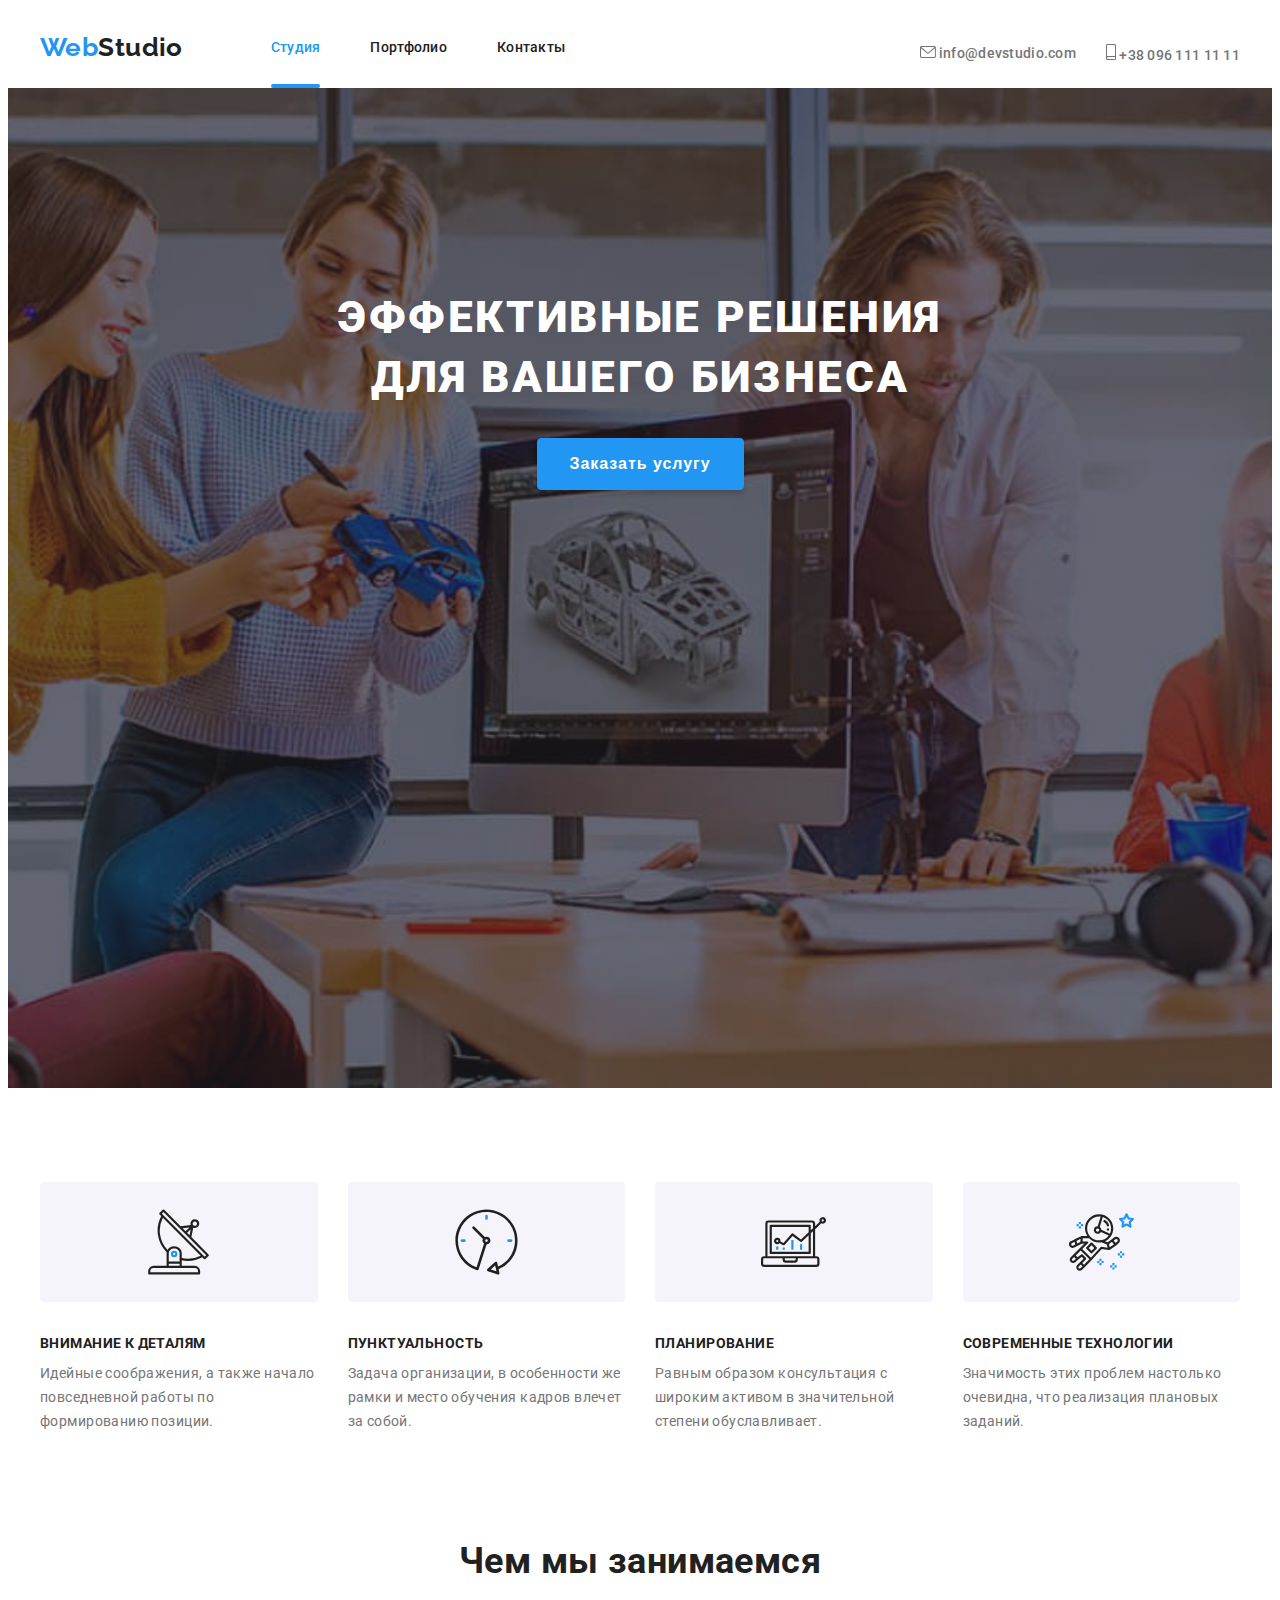
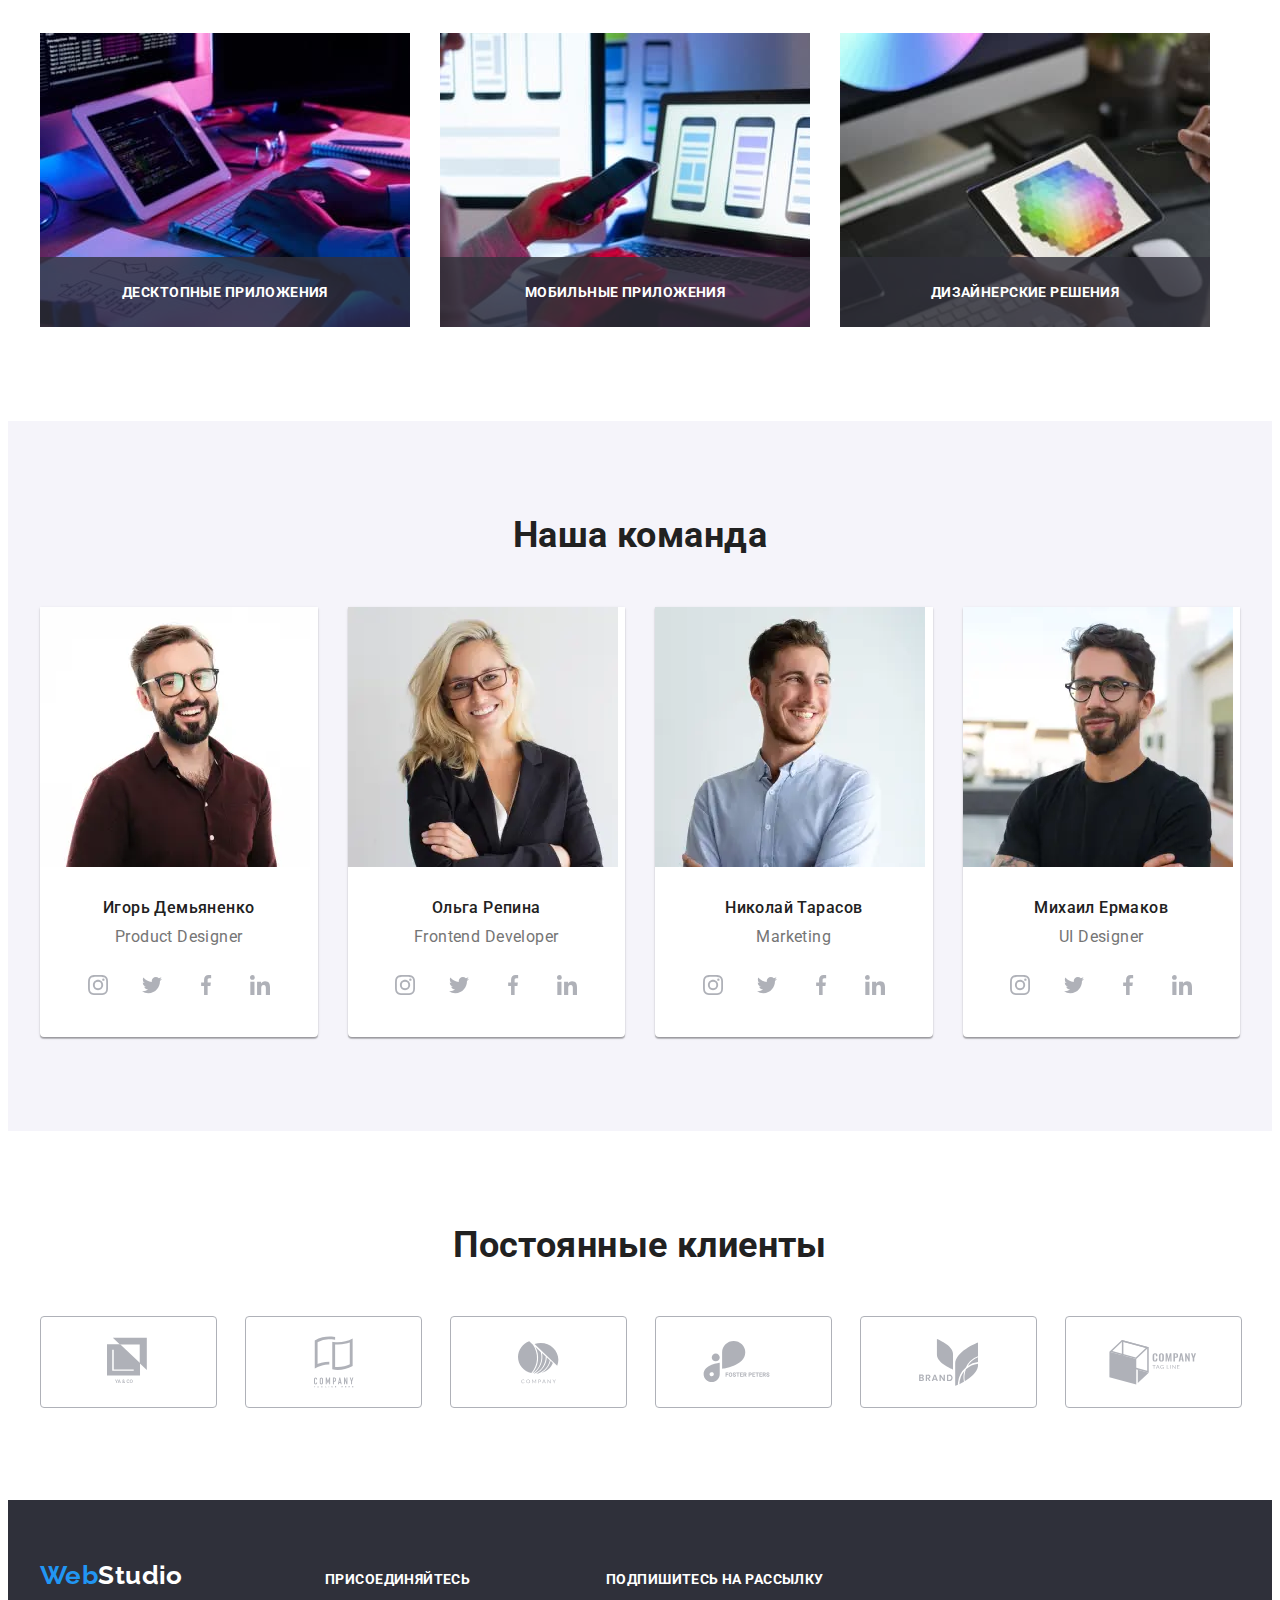
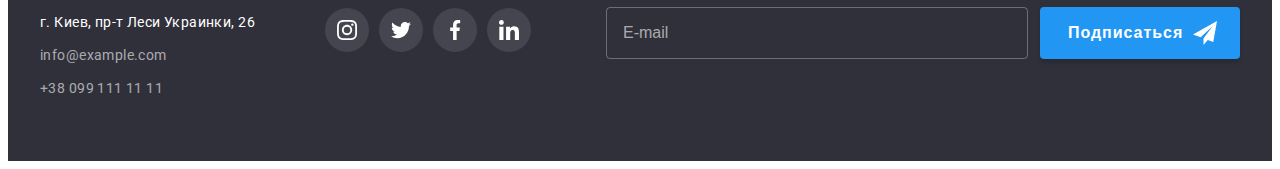
<file: index.html>
<!DOCTYPE html>
<html lang="ru">
<head>
    <meta charset="UTF-8">
    <meta name="viewport" content="width=device-width, initial-scale=1.0">
    <title>WebStudio</title>
    <link rel="stylesheet" href="https://cdnjs.cloudflare.com/ajax/libs/modern-normalize/1.0.0/modern-normalize.min.css" integrity="sha512-ISS7cAi1PEhQ8jnbJpJZMd29NlhNj4AWYyLOSp2CE/CsHxTCu+r+t0D2yoJudVrd0/8fTVPUVDzY5Tvli75u/g==" crossorigin="anonymous" />
    <link rel="preconnect" href="https://fonts.gstatic.com">
    <link href="https://fonts.googleapis.com/css2?family=Raleway:wght@700&family=Roboto:wght@400;500;700;900&display=swap" rel="stylesheet">
    <link rel="stylesheet" href="./css/main.min.css">
    
</head>
    <body>
         <!--HEADER-->
        <header class="header index-no-line">
           
            <div class="container main-nav">
                <nav class="main-nav">
                        <a href="./index.html" lang="en" class="logo">Web<span class="logo-up">Studio</span></a>

                        <ul class="site-nav">
                        <li class="item"><a href="./index.html" class="link current">Студия</a></li>
                        <li class="item"><a href="./portfolio.html" class="link ">Портфолио</a></li>
                        <li class="item"><a href="#" class="link">Контакты</a></li>
                        </ul>
                </nav> 
                <button type="button" class="button-mobile" data-menu-button>
                    <svg class="burger-icon" width="40" height="40">
                        <use href="./images/team-svg/sprite.svg#icon-menu40"></use>
                    </svg>
                </button>

                    <ul class="site-contact">
                        <li class="item">
                            <a href="mailto:info@devstudio.com" class="nav-info mail">
                            <svg class="icon-envelope" width="16" height="12">
                                <use href="./images/team-svg/sprite.svg#icon-envelope"></use>
                            </svg>
                        info@devstudio.com </a> </li>
                        <li class="item">
                            <a href="tel:+380961111111" class="nav-info tel"> 
                                <svg class="icon-smartphone" width="10" height="16">
                                    <use href="./images/team-svg/sprite.svg#icon-smartphone"></use>
                                </svg>
                                +38 096 111 11 11</a></li>
                    </ul>
            </div>
            <div class="mobile-menu" data-menu>
                <button type="button" class="mobile-close-btn" data-menu-close>
                  <svg class="close-icon" width="40" height="40">
                    <use href="./images/team-svg/sprite.svg#icon-close_40"></use>
                  </svg>
                </button>
                <div class="mobile-wraper">
                  <ul class="mobile-menu-nav">
                    <li class="mobile-menu-nav__item">
                      <a class="mobile-menu-nav__link current" href="">Студия </a>
                    </li>
                    <li class="mobile-menu-nav__item">
                      <a class="mobile-menu-nav__link" href="./portfolio.html"
                        >Портфолио</a
                      >
                    </li>
                    <li class="mobile-menu-nav__item">
                      <a class="mobile-menu-nav__link" href="">Контакты</a>
                    </li>
                  </ul>
                  <ul class="mobile-menu-contacts">
                    <li class="mobile-menu-contacts__item">
                      <a
                        class="mobile-menu-contacts__link tel"
                        href="tel:+380961111111"
                      >
                        +38 096 111 11 11</a
                      >
                    </li>
                    <li class="mobile-menu-contacts__item">
                      <a
                        class="mobile-menu-contacts__link"
                        href="mailto:info@devstudio.com"
                      >
                        info@devstudio.com</a
                      >
                    </li>
                  </ul>
                  <ul class="mobile-menu-social-links">
                    <li class="mobile-menu-social-links__item">
                      <a href="" class="mobile-menu-social-links__link">Instagram</a>
                    </li>
        
                    <li class="mobile-menu-social-links__item">
                      <a href="" class="mobile-menu-social-links__link">Twitter</a>
                    </li>
                    <li class="mobile-menu-social-links__item">
                      <a href="" class="mobile-menu-social-links__link">Facebook</a>
                    </li>
                    <li class="mobile-menu-social-links__item">
                      <a href="" class="mobile-menu-social-links__link">LinkedIn</a>
                    </li>
                  </ul>
                </div>
              </div>
        </header>

         <main> 
            <!--HERO-->
                <section class="main-hero">
                    <div class="container hero-section">
                        <div class="container-hero">
                            <h1 class="hero-title">
                                Эффективные решения для вашего бизнеса
                            </h1>
                            <button class="hero-button" type="button" data-modal-open>
                                Заказать услугу
                            </button>
                        </div>
                    </div>
                </section> 
            <!--FEATURES -->
            <section class="features"> 
                <div class="container">
                <ul class="features-list">
                    <li class="feature-item">
                        <div class="icon-division">
                            <svg width="65" height="70" class="icon-antenna">
                                <use href="./images/team-svg/sprite.svg#icon-antenna">
                                </use>
                            </svg>
                        </div>
                        <h3 class="section-title ">Внимание к деталям</h3>
                        <p class="text-title">Идейные соображения, а также начало повседневной работы по формированию позиции.</p>
                    </li>
                    <li class="feature-item icon-clock">
                        <div class="icon-division">
                            <svg width="65" height="70" class="icon-clock">
                                <use href="./images/team-svg/sprite.svg#icon-clock">
                                </use>
                            </svg>
                        </div>
                        <h3 class="section-title">Пунктуальность</h3>
                        <p class="text-title">Задача организации, в особенности же рамки и место обучения кадров влечет за собой.</p>
                    </li>
                    <li class="feature-item icon-diagram">
                        <div class="icon-division">
                            <svg width="65" height="70" class="icon-clock">
                                <use href="./images/team-svg/sprite.svg#icon-diagram">
                                </use>
                            </svg>
                        </div>
                        <h3 class="section-title">Планирование</h3>
                        <p class="text-title">Равным образом консультация с широким активом в значительной степени обуславливает.</p>
                    </li>
                    <li class="feature-item icon-astronaut">
                        <div class="icon-division">
                            <svg width="65" height="70" class="icon-clock">
                                <use href="./images/team-svg/sprite.svg#icon-astronaut">
                                </use>
                            </svg>
                        </div>
                        <h3 class="section-title">Современные технологии</h3>
                        <p class="text-title">Значимость этих проблем настолько очевидна, что реализация плановых заданий.</p>
                    </li>
                </ul>
                </div>
            </section> 
            <!--WE-DOING-->
            <section class="we-doing">
                <div class="container">
                <h2 class="section-subject">Чем мы занимаемся</h2>
                <ul class="we-doing-list">
                    <li class="item">
                        <div class="description">
                            <img src="./images/we-doing/keyboard.jpg" alt="Написание кода">
                        
                            <div class="text-description">
                                <p class="images-text">Десктопные приложения</p>
                            </div> 
                        </div>       
                    </li>
                    <li class="item">
                        <div class="description">
                            <img src="./images/we-doing/tele.jpg" alt="Адаптация к смартфону">
                            <div class="text-description">
                                <p class="images-text">Мобильные приложения</p>
                            </div> 
                        </div>   
                    </li>
                    <li class="item">
                        <div class="description">
                            <img src="./images/we-doing/display.jpg" alt="Калибровка красок">
                            <div class="text-description">
                                <p class="images-text">Дизайнерские решения</p>
                            </div> 
                        </div> 
                    </li>
                </ul>
                </div>
            </section>
            <!--TEAM-->
           <section class="team">
                <div class="container">
                <h2 class="section-subject">Наша команда</h2>
                <ul class="team-list">
                    <li class="item">
                        <picture>
                            <source
                                srcset="./images/piople/desktop/desktop-igor.webp 1x,
                                ./images/piople/desktop/desktop-igor@2x.webp 2x"
                                media="(min-width: 1200px)"
                                type="image/webp"
                            />
                            <source
                                srcset="./images/piople/desktop/desktop-igor.jpg  1x,
                                ./images/piople/desktop/desktop-igor@2x.jpg 2x
                                "
                                media="(min-width: 1200px)"
                            />
                            <source
                                srcset="
                                ./images/piople/tablet/tablet-igor.webp   1x,
                                ./images/piople/tablet/tablet-igor@2x.webp  2x
                                "
                                media="(min-width: 768px)"
                                type="image/webp"
                            />
                            <source
                                srcset="
                                ./images/piople/tablet/tablet-igor.jpg    1x,
                                ./images/piople/tablet/tablet-igor@2x.jpg 2x
                                "
                                media="(min-width: 768px)"
                            />
                            <source
                                srcset="
                                ./images/piople/mobile/mobile-igor.webp    1x,
                                ./images/piople/mobile/mobile-igor@2x.webp 2x
                                "
                                media="(min-width: 320px)"
                                type="image/webp"
                            />
                            <source
                                srcset="
                                ./images/piople/mobile/mobile-igor.jpg    1x,
                                ./images/piople/mobile/mobile-igor@2x.jpg 2x
                                "
                                media="(min-width: 320px)"
                            />
                            <img
                            class="team-pfoto"
                            src="./images/piople/desktop/desktop-igor.jpg"
                            alt="Игорь Демьяненко"
                          />
                        </picture>
                        <div class="team-name">
                        <h3 class="section-name">Игорь Демьяненко</h3>
                        <p class="lead">Product Designer</p>
                        <ul class="list-network">
                            <li class="item-network">
                                <a href="#" class="link-network">
                                    <svg class="icon-network" width="20" height="20">
                                        <use href="./images/team-svg/sprite.svg#icon-instagram"></use>
                                    </svg>
                            </a>
                            </li>
                            <li class="item-network">
                                <a href="#" class="link-network">
                                    <svg class="icon-network" width="20" height="20">
                                        <use href="./images/team-svg/sprite.svg#icon-twitter"></use>
                                    </svg>
                                </a>
                            </li>
                            <li class="item-network">
                                <a href="#" class="link-network">
                                    <svg class="icon-network" width="20" height="20">
                                        <use href="./images/team-svg/sprite.svg#icon-facebook"></use>
                                    </svg>
                                </a>
                            </li>
                            <li class="item-network">
                                <a href="#" class="link-network">
                                    <svg class="icon-network" width="20" height="20">
                                        <use href="./images/team-svg/sprite.svg#icon-linkedin"></use>
                                    </svg>
                                </a>
                            </li>
                        </ul>
                        </div>
                    </li>
                    <li class="item">
                        <picture>
                            <source
                                srcset="./images/piople/desktop/desktop-olga.webp 1x,
                                ./images/piople/desktop/desktop-olga@2x.webp 2x"
                                media="(min-width: 1200px)"
                                type="image/webp"
                            />
                            <source
                                srcset="./images/piople/desktop/desktop-olga.jpg  1x,
                                ./images/piople/desktop/desktop-olga@2x.jpg 2x
                                "
                                media="(min-width: 1200px)"
                            />
                            <source
                                srcset="
                                ./images/piople/tablet/tablet-olga.webp   1x,
                                ./images/piople/tablet/tablet-olga@2x.webp  2x
                                "
                                media="(min-width: 768px)"
                                type="image/webp"
                            />
                            <source
                                srcset="
                                ./images/piople/tablet/tablet-olga.jpg    1x,
                                ./images/piople/tablet/tablet-olga@2x.jpg 2x
                                "
                                media="(min-width: 768px)"
                            />
                            <source
                                srcset="
                                ./images/piople/mobile/mobile-olga.webp    1x,
                                ./images/piople/mobile/mobile-olga@2x.webp 2x
                                "
                                media="(min-width: 320px)"
                                type="image/webp"
                            />
                            <source
                                srcset="
                                ./images/piople/mobile/mobile-olga.jpg    1x,
                                ./images/piople/mobile/mobile-olga@2x.jpg 2x
                                "
                                media="(min-width: 320px)"
                            />
                            <img
                            class="team-pfoto"
                            src="./images/piople/desktop/desktop-olga.jpg"
                            alt="Ольга Репина"
                          />
                        </picture>
                        <div class="team-name">
                        <h3 class="section-name">Ольга Репина</h3>
                        <p class="lead">Frontend Developer</p>
                        <ul class="list-network">
                            <li class="item-network">
                                <a href="#" class="link-network">
                                    <svg class="icon-network" width="20" height="20">
                                        <use href="./images/team-svg/sprite.svg#icon-instagram"></use>
                                    </svg>
                            </a>
                            </li>
                            <li class="item-network">
                                <a href="#" class="link-network">
                                    <svg class="icon-network" width="20" height="20">
                                        <use href="./images/team-svg/sprite.svg#icon-twitter"></use>
                                    </svg>
                                </a>
                            </li>
                            <li class="item-network">
                                <a href="#" class="link-network">
                                    <svg class="icon-network" width="20" height="20">
                                        <use href="./images/team-svg/sprite.svg#icon-facebook"></use>
                                    </svg>
                                </a>
                            </li>
                            <li class="item-network">
                                <a href="#" class="link-network">
                                    <svg class="icon-network" width="20" height="20">
                                        <use href="./images/team-svg/sprite.svg#icon-linkedin"></use>
                                    </svg>
                                </a>
                            </li>
                        </ul>
                        </div>
                    </li>
                    <li class="item">
                        <picture>
                            <source
                                srcset="./images/piople/desktop/desktop-nikolai.webp 1x,
                                ./images/piople/desktop/desktop-nikolai@2x.webp 2x"
                                media="(min-width: 1200px)"
                                type="image/webp"
                            />
                            <source
                                srcset="./images/piople/desktop/desktop-nikolai.jpg  1x,
                                ./images/piople/desktop/desktop-nikolai@2x.jpg 2x
                                "
                                media="(min-width: 1200px)"
                            />
                            <source
                                srcset="
                                ./images/piople/tablet/tablet-nikolai.webp   1x,
                                ./images/piople/tablet/tablet-nikolai@2x.webp  2x
                                "
                                media="(min-width: 768px)"
                                type="image/webp"
                            />
                            <source
                                srcset="
                                ./images/piople/tablet/tablet-nikolai.jpg    1x,
                                ./images/piople/tablet/tablet-nikolai@2x.jpg 2x
                                "
                                media="(min-width: 768px)"
                            />
                            <source
                                srcset="
                                ./images/piople/mobile/mobile-nikolai.webp    1x,
                                ./images/piople/mobile/mobile-nikolai@2x.webp 2x
                                "
                                media="(min-width: 320px)"
                                type="image/webp"
                            />
                            <source
                                srcset="
                                ./images/piople/mobile/mobile-nikolai.jpg    1x,
                                ./images/piople/mobile/mobile-nikolai@2x.jpg 2x
                                "
                                media="(min-width: 320px)"
                            />
                            <img
                            class="team-pfoto"
                            src="./images/piople/desktop/desktop-nikolai.jpg"
                            alt="Николай Тарасов"
                          />
                        </picture>
                        <div class="team-name">
                        <h3 class="section-name">Николай Тарасов</h3>
                        <p class="lead">Marketing</p>
                        <ul class="list-network">
                            <li class="item-network">
                                <a href="#" class="link-network">
                                    <svg class="icon-network" width="20" height="20">
                                        <use href="./images/team-svg/sprite.svg#icon-instagram"></use>
                                    </svg>
                            </a>
                            </li>
                            <li class="item-network">
                                <a href="#" class="link-network">
                                    <svg class="icon-network" width="20" height="20">
                                        <use href="./images/team-svg/sprite.svg#icon-twitter"></use>
                                    </svg>
                                </a>
                            </li>
                            <li class="item-network">
                                <a href="#" class="link-network">
                                    <svg class="icon-network" width="20" height="20">
                                        <use href="./images/team-svg/sprite.svg#icon-facebook"></use>
                                    </svg>
                                </a>
                            </li>
                            <li class="item-network">
                                <a href="#" class="link-network">
                                    <svg class="icon-network" width="20" height="20">
                                        <use href="./images/team-svg/sprite.svg#icon-linkedin"></use>
                                    </svg>
                                </a>
                            </li>
                        </ul>
                        </div>
                    </li>
                    <li class="item">
                        <picture>
                            <source
                                srcset="./images/piople/desktop/desktop-mikhail.webp 1x,
                                ./images/piople/desktop/desktop-mikhail@2x.webp 2x"
                                media="(min-width: 1200px)"
                                type="image/webp"
                            />
                            <source
                                srcset="./images/piople/desktop/desktop-mikhail.jpg  1x,
                                ./images/piople/desktop/desktop-mikhail@2x.jpg 2x
                                "
                                media="(min-width: 1200px)"
                            />
                            <source
                                srcset="
                                ./images/piople/tablet/tablet-mikhail.webp   1x,
                                ./images/piople/tablet/tablet-mikhail@2x.webp  2x
                                "
                                media="(min-width: 768px)"
                                type="image/webp"
                            />
                            <source
                                srcset="
                                ./images/piople/tablet/tablet-mikhail.jpg    1x,
                                ./images/piople/tablet/tablet-mikhail@2x.jpg 2x
                                "
                                media="(min-width: 768px)"
                            />
                            <source
                                srcset="
                                ./images/piople/mobile/mobile-mikhail.webp   1x,
                                ./images/piople/mobile/mobile-mikhail@2x.webp 2x
                                "
                                media="(min-width: 320px)"
                                type="image/webp"
                            />
                            <source
                                srcset="
                                ./images/piople/mobile/mobile-mikhail.jpg    1x,
                                ./images/piople/mobile/mobile-mikhail@2x.jpg 2x
                                "
                                media="(min-width: 320px)"
                            />
                            <img
                            class="team-pfoto"
                            src="./images/piople/desktop/desktop-mikhail.jpg"
                            alt="Михаил Ермаков"
                          />
                        </picture>
                        <div class="team-name">
                        <h3 class="section-name">Михаил Ермаков</h3>
                        <p class="lead">UI Designer</p>
                        <ul class="list-network">
                            <li class="item-network">
                                <a href="#" class="link-network">
                                    <svg class="icon-network" width="20" height="20">
                                        <use href="./images/team-svg/sprite.svg#icon-instagram"></use>
                                    </svg>
                            </a>
                            </li>
                            <li class="item-network">
                                <a href="#" class="link-network">
                                    <svg class="icon-network" width="20" height="20">
                                        <use href="./images/team-svg/sprite.svg#icon-twitter"></use>
                                    </svg>
                                </a>
                            </li>
                            <li class="item-network">
                                <a href="#" class="link-network">
                                    <svg class="icon-network" width="20" height="20">
                                        <use href="./images/team-svg/sprite.svg#icon-facebook"></use>
                                    </svg>
                                </a>
                            </li>
                            <li class="item-network">
                                <a href="#" class="link-network">
                                    <svg class="icon-network" width="20" height="20">
                                        <use href="./images/team-svg/sprite.svg#icon-linkedin"></use>
                                    </svg>
                                </a>
                            </li>
                        </ul>
                        </div>
                    </li>
                </ul>
                </div>
            </section>
            <!--CLIENTS-->
            <section class="clients">
                <div class="container">
                    <h2 class="section-subject">Постоянные клиенты</h2>
                    <ul class="list-clients">
                        <li class="item-clients">
                            <a href="#" class="link-clients">
                                <svg width="44" height="50" class="icon-clients">
                                    <use href="./images/team-svg/sprite.svg#icon-logo-1">
                                    </use>
                                </svg>
                            </a>
                        </li>
                        <li class="item-clients">
                            <a href="#" class="link-clients">
                                <svg width="40" height="52" class="icon-clients">
                                    <use href="./images/team-svg/sprite.svg#icon-logo-2">
                                    </use>
                                </svg>
                            </a>
                        </li>
                        <li class="item-clients">
                            <a href="#" class="link-clients">
                                <svg width="41" height="43" class="icon-clients">
                                    <use href="./images/team-svg/sprite.svg#icon-logo-3">
                                    </use>
                                </svg>
                            </a>
                        </li>
                        <li class="item-clients">
                            <a href="#" class="link-clients">
                                <svg width="80" height="42" class="icon-clients">
                                    <use href="./images/team-svg/sprite.svg#icon-logo-4">
                                    </use>
                                </svg>
                            </a>
                        </li>
                        <li class="item-clients">
                            <a href="#" class="link-clients">
                                <svg width="59" height="47" class="icon-clients">
                                    <use href="./images/team-svg/sprite.svg#icon-logo-5">
                                    </use>
                                </svg>
                            </a>
                        </li>
                        <li class="item-clients">
                            <a href="#" class="link-clients">
                                <svg width="88" height="45" class="icon-clients">
                                    <use href="./images/team-svg/sprite.svg#icon-logo-6">
                                    </use>
                                </svg>
                            </a>
                        </li>
                    </ul>
                </div>
            </section>
        </main>
            <!--FOOTER-->
        <footer class="footer">
            <div class="container">
                <div class="footer-content">
                    <div class="footer-wraper">
                        <div class="studio-adress">
                            <a href="./index.html" class="logo ">Web<span class="logo-down">Studio</span></a>
                    <address class="map">г. Киев, пр-т Леси Украинки, 26</address>
                    <ul class="site-contact">
                        <li class="site-contact-item">
                            <a href="mailto:info@example.com" class="site-contact down">info@example.com</a>
                        </li>
                        <li class="site-contact-item">
                            <a href="tel:+380991111111" class="site-contact down">+38 099 111 11 11</a>
                        </li>
                    </ul>
                        </div>
                    
                        <div class="join">
                        <h3 class="join-title">присоединяйтесь</h3>
                        <ul class="list-join">
                            <li class="item-join">
                                <a href="#" class="link-join">
                                    <svg class="icon-network" width="20" height="20">
                                        <use href="./images/team-svg/sprite.svg#icon-instagram"></use>
                                    </svg>
                                </a>
                            </li>
                            <li class="item-join">
                                <a href="#" class="link-join">
                                    <svg class="icon-network" width="20" height="20">
                                        <use href="./images/team-svg/sprite.svg#icon-twitter"></use>
                                    </svg>
                                </a>
                            </li>
                            <li class="item-join">
                                <a href="#" class="link-join">
                                    <svg class="icon-network" width="20" height="20">
                                        <use href="./images/team-svg/sprite.svg#icon-facebook"></use>
                                    </svg>
                                </a>
                                
                            </li>
                            <li class="item-join">
                                <a href="#" class="link-join">
                                    <svg class="icon-network" width="20" height="20">
                                        <use href="./images/team-svg/sprite.svg#icon-linkedin"></use>
                                    </svg>
                                </a>
                            </li>
                        </ul>
                        </div>
                    </div>
                        <form class="subscribe-form">
                            <h3 class="subscribe-title">Подпишитесь на рассылку</h3>
                            <div class="subscribe">
                                <input type="email" name="email" placeholder="E-mail" class="subscribe-input">
                                <button type="submit" class="subscribe-button">Подписаться
                                    <svg class="icon-subscribe" width="24" height="24">
                                        <use href="./images/team-svg/sprite.svg#icon-icon-send"></use>
                                    </svg>
                                </button>
                            </div>
                            
                        </form>    
                    
                </div>
            </div>
        </footer>
            <!--MODAL-->
        <div class="backdrop is-hidden" data-modal>
            <div class="modal">
                <button type="button" class="modal-button" data-modal-close>
                   <svg width="11" height="11">
                       <use href="./images/team-svg/sprite.svg#icon-Vector">
                        </use>
                   </svg>
                </button>
                <div class="form-blank">
                    <h2 class="form-title">Оставьте свои данные, мы вам перезвоним</h2>
                    <form class="form-blank">
            
                      <label class="label-blank" for="name-input">Имя</label>
                      <div class="relative-input">
                        <input type="text" name="name" class="blank-input" id="name-input">
                        <svg width="12" height="12" class="icon-blank">
                          <use href="./images/team-svg/sprite.svg#icon-Vector-user">
                          </use>
                        </svg>
                      </div>
            
            
                      <label class="label-blank" for="tel-input">Телефон</label>
                      <div class="relative-input">
                        <input type="tel" name="tel" class="blank-input" id="tel-input">
                        <svg width="12" height="12" class="icon-blank">
                          <use href="./images/team-svg/sprite.svg#icon-Vector-tel"></use>
                        </svg>
                      </div>
            
                      <label class="label-blank" for="email-input">Почта</label>
                      <div class="relative-input">
                        <input type="email" name="email" class="blank-input" id="email-input">
                        <svg width="18" height="18" class="icon-blank">
                          <use href="./images/team-svg/sprite.svg#icon-email-black"></use>
                        </svg>
                      </div>
            
            
                      <label for="textarea" class="label-blank">Комментарий</label>
                      <textarea name="area" id="textarea" class="text-area" placeholder="Введите текст"></textarea>
                      <div class="policy-div">
                        <input type="checkbox" name="policy" class="checkbox-policy" id="policy-label">
                        <label class="policy-label" for="policy-label">
                          Соглашаюсь с рассылкой и принимаю
                          <a href="#" class="policy-link">Условия договора</a>
                        </label>
                      </div>
                      <button type="submit" class="button-blank">Отправить</button>
                    </form>
            
                </div>
            </div>
            
        </div>
          <script src="./js/modal.js">
        </script> 
        <script src="./js/mobile-menu.js">
        </script> 
    </body>
</html>
</file>
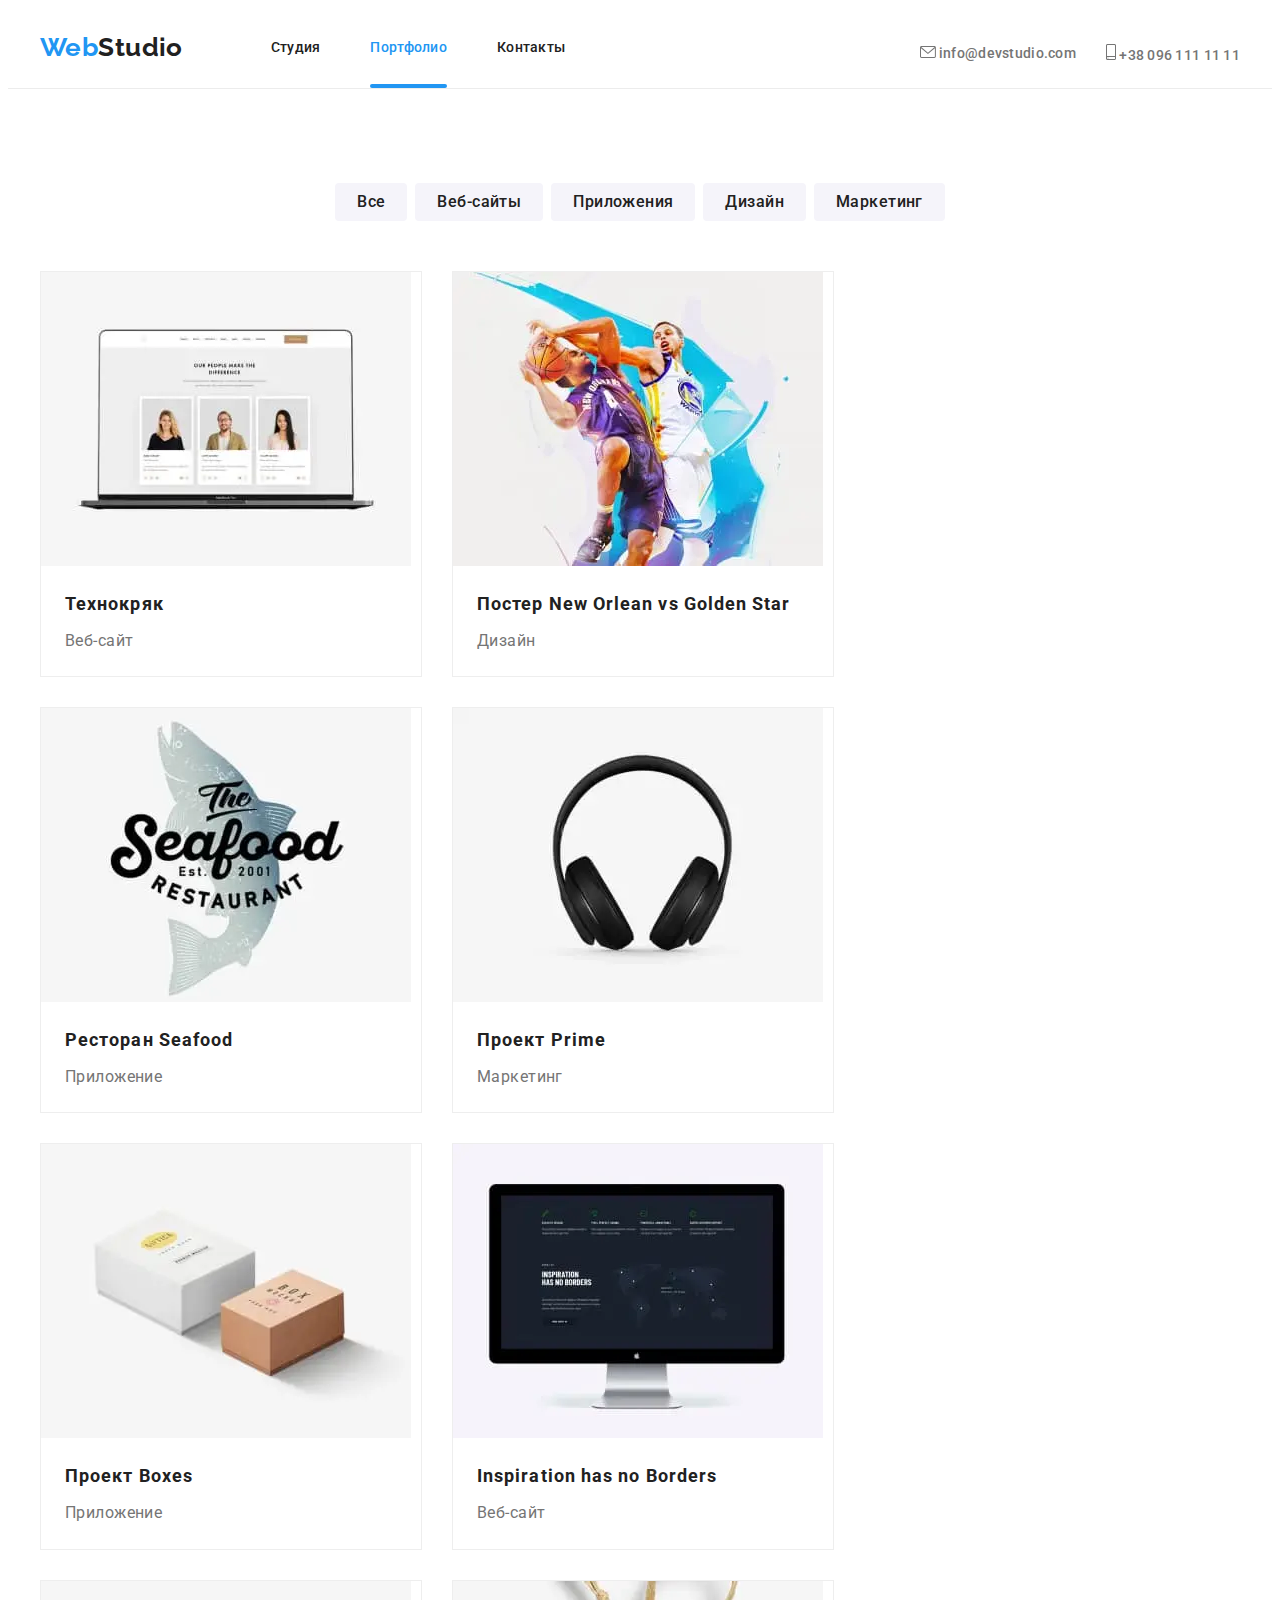
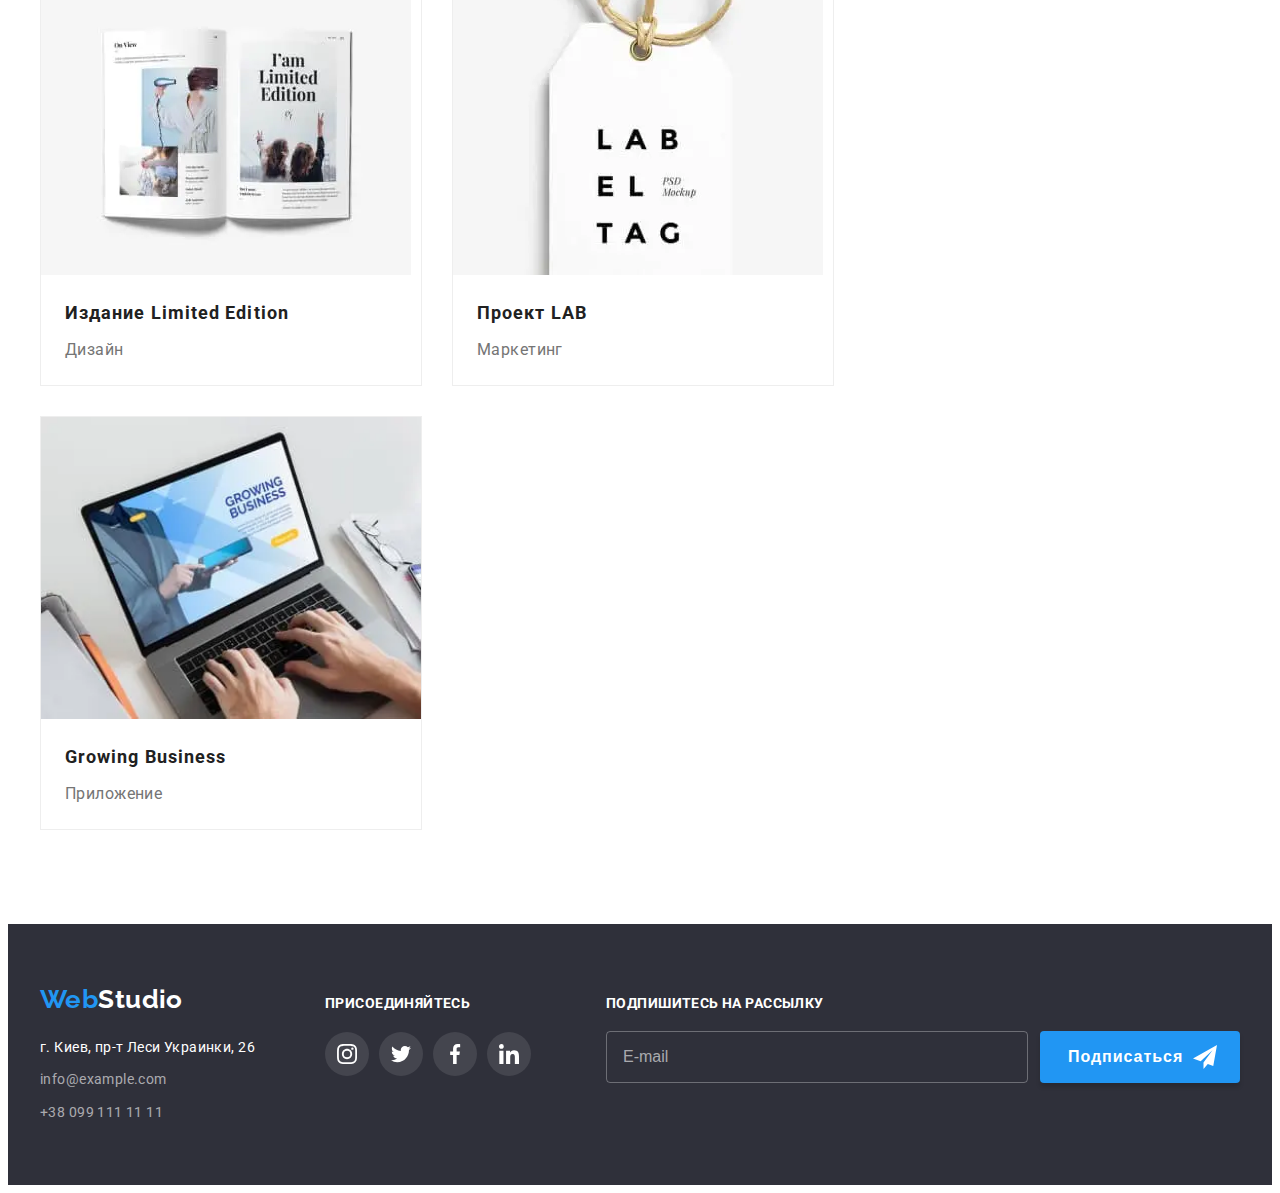
<file: portfolio.html>
<!DOCTYPE html>
<html lang="ru">
<head>
    <meta charset="UTF-8">
    <meta name="viewport" content="width=device-width, initial-scale=1.0">
    <title>Portfolio</title>
    <link rel="stylesheet" href="https://cdnjs.cloudflare.com/ajax/libs/modern-normalize/1.0.0/modern-normalize.min.css" integrity="sha512-ISS7cAi1PEhQ8jnbJpJZMd29NlhNj4AWYyLOSp2CE/CsHxTCu+r+t0D2yoJudVrd0/8fTVPUVDzY5Tvli75u/g==" crossorigin="anonymous" />
    <link rel="preconnect" href="https://fonts.gstatic.com">
    <link href="https://fonts.googleapis.com/css2?family=Raleway:wght@700&family=Roboto:wght@400;500;700;900&display=swap" rel="stylesheet">
    <link rel="stylesheet" href="./css/main.min.css">

</head>

    <body>
        <header class="header-portfolio">
           
            <div class="container main-nav">
                <nav class="main-nav">
                        <a href="./index.html" lang="en" class="logo">Web<span class="logo-up">Studio</span></a>

                        <ul class="site-nav">
                        <li class="item"><a href="./index.html" class="link">Студия</a></li>
                        <li class="item"><a href="./portfolio.html" class="link current">Портфолио</a></li>
                        <li class="item"><a href="#" class="link">Контакты</a></li>
                        </ul>
                </nav> 
                <button type="button" class="button-mobile" data-menu-button>
                    <svg class="burger-icon" width="40" height="40">
                        <use href="./images/team-svg/sprite.svg#icon-menu40"></use>
                    </svg>
                </button>

                    <ul class="site-contact">
                        <li class="item">
                            <a href="mailto:info@devstudio.com" class="nav-info mail">
                            <svg class="icon-envelope" width="16" height="12">
                                <use href="./images/team-svg/sprite.svg#icon-envelope"></use>
                            </svg>
                        info@devstudio.com </a> </li>
                        <li class="item">
                            <a href="tel:+380961111111" class="nav-info tel"> 
                                <svg class="icon-smartphone" width="10" height="16">
                                    <use href="./images/team-svg/sprite.svg#icon-smartphone"></use>
                                </svg>
                                +38 096 111 11 11</a></li>
                    </ul>
            </div>
            <div class="mobile-menu" data-menu>
                <button type="button" class="mobile-close-btn" data-menu-close>
                  <svg class="close-icon" width="40" height="40">
                    <use href="./images/team-svg/sprite.svg#icon-close_40"></use>
                  </svg>
                </button>
                <div class="mobile-wraper">
                  <ul class="mobile-menu-nav">
                    <li class="mobile-menu-nav__item">
                      <a class="mobile-menu-nav__link" href="/index.html">Студия </a>
                    </li>
                    <li class="mobile-menu-nav__item">
                      <a class="mobile-menu-nav__link current" href="./portfolio.html"
                        >Портфолио</a
                      >
                    </li>
                    <li class="mobile-menu-nav__item">
                      <a class="mobile-menu-nav__link" href="">Контакты</a>
                    </li>
                  </ul>
                  <ul class="mobile-menu-contacts">
                    <li class="mobile-menu-contacts__item">
                      <a
                        class="mobile-menu-contacts__link tel"
                        href="tel:+380961111111"
                      >
                        +38 096 111 11 11</a
                      >
                    </li>
                    <li class="mobile-menu-contacts__item">
                      <a
                        class="mobile-menu-contacts__link"
                        href="mailto:info@devstudio.com"
                      >
                        info@devstudio.com</a
                      >
                    </li>
                  </ul>
                  <ul class="mobile-menu-social-links">
                    <li class="mobile-menu-social-links__item">
                      <a href="" class="mobile-menu-social-links__link">Instagram</a>
                    </li>
        
                    <li class="mobile-menu-social-links__item">
                      <a href="" class="mobile-menu-social-links__link">Twitter</a>
                    </li>
                    <li class="mobile-menu-social-links__item">
                      <a href="" class="mobile-menu-social-links__link">Facebook</a>
                    </li>
                    <li class="mobile-menu-social-links__item">
                      <a href="" class="mobile-menu-social-links__link">LinkedIn</a>
                    </li>
                  </ul>
                </div>
              </div>
        </header>
        <main>
            <!--Основной контент-->
        <section class="gallery">
            <div class="container">  

                

                <h1 hidden>Наши работы</h1>
                <ul class="work-filter">
                    <li class="item"><button type="button" class="button">Все</button></li>
                    <li class="item"><button type="button" class="button">Веб-сайты</button></li>
                    <li class="item"><button type="button" class="button">Приложения</button></li>
                    <li class="item"><button type="button" class="button">Дизайн</button></li>
                    <li class="item"><button type="button" class="button">Маркетинг</button></li>
                </ul>

                <ul class="work-list" >
                    <li class="work-elements">
                        <a href="#" class="work-link">
                        <div class="portfolio-img">
                            <picture>
                                <source
                                  srcset="
                                    ./images/portfolio-img/desktop/laptop-370.webp    1x,
                                    ./images/portfolio-img/desktop/laptop-370@2x.webp 2x
                                  "
                                  media="(min-width: 1200px)"
                                  type="image/webp" />
                                <source
                                  srcset="
                                    ./images/portfolio-img/desktop/laptop-370.jpg    1x,
                                    ./images/portfolio-img/desktop/laptop-370@2x.jpg 2x
                                  "
                                  media="(min-width: 1200px)" />
                                <source
                                  srcset="
                                    ./images/portfolio-img/tablet/laptop-354.webp    1x,
                                    ./images/portfolio-img/tablet/laptop-354@2x.webp 2x
                                  "
                                  media="(min-width: 768px)"
                                  type="image/webp" />
                                <source
                                  srcset="
                                    ./images/portfolio-img/tablet/laptop-354.jpg   1x,
                                    ./images/portfolio-img/tablet/laptop-354@2x.jpg  2x
                                  "
                                  media="(min-width: 768px)" />
                                <source
                                  srcset="
                                    ./images/portfolio-img/mobile/laptop-450.webp   1x,
                                    ./images/portfolio-img/mobile/laptop-450@2x.webp  2x
                                  "
                                  media="(min-width: 320px)"
                                  type="image/webp" />
                                <source
                                  srcset="
                                    ./images/portfolio-img/mobile/laptop-450.jpg    1x,
                                    ./images/portfolio-img/mobile/laptop-450@2x.jpg 2x
                                  "
                                  media="(min-width: 320px)" />
                                <img
                                  class="portfolio__icon"
                                  src="./images/portfolio-img/desktop/laptop-370.jpg "
                                  alt="Веб-сайт Технокряк"
                              /></picture>
                            <div class="card-overlay">
                                <p class="overlay-text">
                                    Технокряк это современная площадка распространения коронавируса. Компании используют эту платформу для цифрового шпионажа и атак на защищённые сервера конкурентов.
                                </p>
                            </div>
                        </div>    
                        <div class="work-title-text">
                            <h2 class="work-title">Технокряк</h2>
                            <p class="work-text">Веб-сайт</p>
                        </div>
                        </a>
                    </li>
                    <li class="work-elements">
                        <a href="#" class="work-link">
                            <div class="portfolio-img">
                                <picture>
                                    <source
                                      srcset="
                                        ./images/portfolio-img/desktop/basket-370.webp    1x,
                                        ./images/portfolio-img/desktop/basket-370@2x.webp 2x
                                      "
                                      media="(min-width: 1200px)"
                                      type="image/webp" />
                                    <source
                                      srcset="
                                        ./images/portfolio-img/desktop/basket-370.jpg    1x,
                                        ./images/portfolio-img/desktop/basket-370@2x.jpg 2x
                                      "
                                      media="(min-width: 1200px)" />
                                    <source
                                      srcset="
                                        ./images/portfolio-img/tablet/basket-354.webp    1x,
                                        ./images/portfolio-img/tablet/basket-354@2x.webp 2x
                                      "
                                      media="(min-width: 768px)"
                                      type="image/webp" />
                                    <source
                                      srcset="
                                        ./images/portfolio-img/tablet/basket-354.jpg   1x,
                                        ./images/portfolio-img/tablet/basket-354@2x.jpg  2x
                                      "
                                      media="(min-width: 768px)" />
                                    <source
                                      srcset="
                                        ./images/portfolio-img/mobile/basket-450.webp   1x,
                                        ./images/portfolio-img/mobile/basket-450@2x.webp  2x
                                      "
                                      media="(min-width: 320px)"
                                      type="image/webp" />
                                    <source
                                      srcset="
                                        ./images/portfolio-img/mobile/basket-450.jpg    1x,
                                        ./images/portfolio-img/mobile/basket-450@2x.jpg 2x
                                      "
                                      media="(min-width: 320px)" />
                                    <img
                                      class="portfolio__icon"
                                      src="./images/portfolio-img/desktop/basket-370.jpg "
                                      alt="Веб-сайт Технокряк"
                                  /></picture>
                                <div class="card-overlay">
                                    <p class="overlay-text">
                                        Технокряк это современная площадка распространения коронавируса. Компании используют эту платформу для цифрового шпионажа и атак на защищённые сервера конкурентов.
                                    </p>
                                </div>
                            </div>    
                    <div class="work-title-text">
                            <h2 class="work-title">Постер New Orlean vs Golden Star</h2>
                            <p class="work-text">Дизайн</p>
                    </div>
                        </a>
                </li>
                <li class="work-elements">
                        <a href="#" class="work-link">
                        <div class="portfolio-img">
                            <picture>
                                <source
                                  srcset="
                                    ./images/portfolio-img/desktop/seafood-370.webp    1x,
                                    ./images/portfolio-img/desktop/seafood-370@2x.webp 2x
                                  "
                                  media="(min-width: 1200px)"
                                  type="image/webp" />
                                <source
                                  srcset="
                                    ./images/portfolio-img/desktop/seafood-370.jpg    1x,
                                    ./images/portfolio-img/desktop/seafood-370@2x.jpg 2x
                                  "
                                  media="(min-width: 1200px)" />
                                <source
                                  srcset="
                                    ./images/portfolio-img/tablet/seafood-354.webp    1x,
                                    ./images/portfolio-img/tablet/seafood-354@2x.webp 2x
                                  "
                                  media="(min-width: 768px)"
                                  type="image/webp" />
                                <source
                                  srcset="
                                    ./images/portfolio-img/tablet/seafood-354.jpg   1x,
                                    ./images/portfolio-img/tablet/seafood-354@2x.jpg  2x
                                  "
                                  media="(min-width: 768px)" />
                                <source
                                  srcset="
                                    ./images/portfolio-img/mobile/seafood-450.webp   1x,
                                    ./images/portfolio-img/mobile/seafood-450@2x.webp  2x
                                  "
                                  media="(min-width: 320px)"
                                  type="image/webp" />
                                <source
                                  srcset="
                                    ./images/portfolio-img/mobile/seafood-450.jpg    1x,
                                    ./images/portfolio-img/mobile/seafood-450@2x.jpg 2x
                                  "
                                  media="(min-width: 320px)" />
                                <img
                                  class="portfolio__icon"
                                  src="./images/portfolio-img/desktop/seafood-370.jpg "
                                  alt="Веб-сайт Технокряк"
                              /></picture>
                            <div class="card-overlay">
                                <p class="overlay-text">
                                    Технокряк это современная площадка распространения коронавируса. Компании используют эту платформу для цифрового шпионажа и атак на защищённые сервера конкурентов.
                                </p>
                            </div>
                        </div>    
                    <div class="work-title-text">
                            <h2 class="work-title">Ресторан Seafood</h2>
                            <p class="work-text">Приложение</p>
                    </div>
                        </a>
                </li>
                <li class="work-elements">
                        <a href="#" class="work-link">
                        <div class="portfolio-img">
                            <picture>
                                <source
                                  srcset="
                                    ./images/portfolio-img/desktop/headphons-370.webp    1x,
                                    ./images/portfolio-img/desktop/headphons-370@2x.webp 2x
                                  "
                                  media="(min-width: 1200px)"
                                  type="image/webp" />
                                <source
                                  srcset="
                                    ./images/portfolio-img/desktop/headphons-370.jpg    1x,
                                    ./images/portfolio-img/desktop/headphons-370@2x.jpg  2x
                                  "
                                  media="(min-width: 1200px)" />
                                <source
                                  srcset="
                                    ./images/portfolio-img/tablet/headphons-354.webp    1x,
                                    ./images/portfolio-img/tablet/headphons-354@2x.webp 2x
                                  "
                                  media="(min-width: 768px)"
                                  type="image/webp" />
                                <source
                                  srcset="
                                    ./images/portfolio-img/tablet/headphons-354.jpg   1x,
                                    ./images/portfolio-img/tablet/headphons-354@2x.jpg  2x
                                  "
                                  media="(min-width: 768px)" />
                                <source
                                  srcset="
                                    ./images/portfolio-img/mobile/headphons-450.webp   1x,
                                    ./images/portfolio-img/mobile/headphons-450@2x.webp  2x
                                  "
                                  media="(min-width: 320px)"
                                  type="image/webp" />
                                <source
                                  srcset="
                                    ./images/portfolio-img/mobile/headphons-450.jpg    1x,
                                    ./images/portfolio-img/mobile/headphons-450@2x.jpg 2x
                                  "
                                  media="(min-width: 320px)" />
                                <img
                                  class="portfolio__icon"
                                  src="./images/portfolio-img/desktop/headphons-370.jpg "
                                  alt="Веб-сайт Технокряк"
                              /></picture>
                            <div class="card-overlay">
                                <p class="overlay-text">
                                    Технокряк это современная площадка распространения коронавируса. Компании используют эту платформу для цифрового шпионажа и атак на защищённые сервера конкурентов.
                                </p>
                            </div>
                        </div> 
                    <div class="work-title-text">
                            <h2 class="work-title">Проект Prime</h2>
                            <p class="work-text">Маркетинг</p>
                    </div>
                        </a>
                </li>
                    <li class="work-elements">
                        <a href="#" class="work-link">
                        <div class="portfolio-img">
                            <picture>
                                <source
                                  srcset="
                                    ./images/portfolio-img/desktop/box-370.webp    1x,
                                    ./images/portfolio-img/desktop/box-370@2x.webp 2x
                                  "
                                  media="(min-width: 1200px)"
                                  type="image/webp" />
                                <source
                                  srcset="
                                    ./images/portfolio-img/desktop/box-370.jpg    1x,
                                    ./images/portfolio-img/desktop/box-370@2x.jpg  2x
                                  "
                                  media="(min-width: 1200px)" />
                                <source
                                  srcset="
                                    ./images/portfolio-img/tablet/box-354.webp    1x,
                                    ./images/portfolio-img/tablet/box-354@2x.webp 2x
                                  "
                                  media="(min-width: 768px)"
                                  type="image/webp" />
                                <source
                                  srcset="
                                    ./images/portfolio-img/tablet/box-354.jpg   1x,
                                    ./images/portfolio-img/tablet/box-354@2x.jpg  2x
                                  "
                                  media="(min-width: 768px)" />
                                <source
                                  srcset="
                                    ./images/portfolio-img/mobile/box-450.webp   1x,
                                    ./images/portfolio-img/mobile/box-450@2x.webp  2x
                                  "
                                  media="(min-width: 320px)"
                                  type="image/webp" />
                                <source
                                  srcset="
                                    ./images/portfolio-img/mobile/box-450.jpg    1x,
                                    ./images/portfolio-img/mobile/box-450@2x.jpg 2x
                                  "
                                  media="(min-width: 320px)" />
                                <img
                                  class="portfolio__icon"
                                  src="./images/portfolio-img/desktop/box-370.jpg "
                                  alt="Веб-сайт Технокряк"
                              /></picture>
                            <div class="card-overlay">
                                <p class="overlay-text">
                                    Технокряк это современная площадка распространения коронавируса. Компании используют эту платформу для цифрового шпионажа и атак на защищённые сервера конкурентов.
                                </p>
                            </div>
                        </div>    
                    <div class="work-title-text">
                            <h2 class="work-title">Проект Boxes</h2>
                            <p class="work-text">Приложение</p>
                    </div>
                        </a>
                </li>
                <li class="work-elements">
                        <a href="#" class="work-link">
                        <div class="portfolio-img">
                            <picture>
                                <source
                                  srcset="
                                    ./images/portfolio-img/desktop/monitor-370.webp    1x,
                                    ./images/portfolio-img/desktop/monitor-370@2x.webp 2x
                                  "
                                  media="(min-width: 1200px)"
                                  type="image/webp" />
                                <source
                                  srcset="
                                    ./images/portfolio-img/desktop/monitor-370.jpg    1x,
                                    ./images/portfolio-img/desktop/monitor-370@2x.jpg  2x
                                  "
                                  media="(min-width: 1200px)" />
                                <source
                                  srcset="
                                    ./images/portfolio-img/tablet/monitor-354.webp    1x,
                                    ./images/portfolio-img/tablet/monitor-354@2x.webp 2x
                                  "
                                  media="(min-width: 768px)"
                                  type="image/webp" />
                                <source
                                  srcset="
                                    ./images/portfolio-img/tablet/monitor-354.jpg   1x,
                                    ./images/portfolio-img/tablet/monitor-354@2x.jpg  2x
                                  "
                                  media="(min-width: 768px)" />
                                <source
                                  srcset="
                                    ./images/portfolio-img/mobile/monitor-450.webp   1x,
                                    ./images/portfolio-img/mobile/monitor-450@2x.webp  2x
                                  "
                                  media="(min-width: 320px)"
                                  type="image/webp" />
                                <source
                                  srcset="
                                    ./images/portfolio-img/mobile/monitor-450.jpg    1x,
                                    ./images/portfolio-img/mobile/monitor-450@2x.jpg 2x
                                  "
                                  media="(min-width: 320px)" />
                                <img
                                  class="portfolio__icon"
                                  src="./images/portfolio-img/desktop/monitor-370.jpg "
                                  alt="Веб-сайт Технокряк"
                              /></picture>
                            <div class="card-overlay">
                                <p class="overlay-text">
                                    Технокряк это современная площадка распространения коронавируса. Компании используют эту платформу для цифрового шпионажа и атак на защищённые сервера конкурентов.
                                </p>
                            </div>
                        </div>    
                    <div class="work-title-text">
                            <h2 class="work-title">Inspiration has no Borders</h2>
                            <p class="work-text">Веб-сайт</p>
                    </div>
                        </a>
                </li>
                <li class="work-elements">
                        <a href="#" class="work-link">
                        <div class="portfolio-img">
                            <picture>
                                <source
                                  srcset="
                                    ./images/portfolio-img/desktop/book-370.webp    1x,
                                    ./images/portfolio-img/desktop/book-370@2x.webp 2x
                                  "
                                  media="(min-width: 1200px)"
                                  type="image/webp" />
                                <source
                                  srcset="
                                    ./images/portfolio-img/desktop/book-370.jpg    1x,
                                    ./images/portfolio-img/desktop/book-370@2x.jpg  2x
                                  "
                                  media="(min-width: 1200px)" />
                                <source
                                  srcset="
                                    ./images/portfolio-img/tablet/book-354.webp    1x,
                                    ./images/portfolio-img/tablet/book-354@2x.webp 2x
                                  "
                                  media="(min-width: 768px)"
                                  type="image/webp" />
                                <source
                                  srcset="
                                    ./images/portfolio-img/tablet/book-354.jpg   1x,
                                    ./images/portfolio-img/tablet/book-354@2x.jpg  2x
                                  "
                                  media="(min-width: 768px)" />
                                <source
                                  srcset="
                                    ./images/portfolio-img/mobile/book-450.webp   1x,
                                    ./images/portfolio-img/mobile/book-450@2x.webp  2x
                                  "
                                  media="(min-width: 320px)"
                                  type="image/webp" />
                                <source
                                  srcset="
                                    ./images/portfolio-img/mobile/book-450.jpg    1x,
                                    ./images/portfolio-img/mobile/book-450@2x.jpg 2x
                                  "
                                  media="(min-width: 320px)" />
                                <img
                                  class="portfolio__icon"
                                  src="./images/portfolio-img/desktop/book-370.jpg "
                                  alt="Веб-сайт Технокряк"
                              /></picture>
                            <div class="card-overlay">
                                <p class="overlay-text">
                                    Технокряк это современная площадка распространения коронавируса. Компании используют эту платформу для цифрового шпионажа и атак на защищённые сервера конкурентов.
                                </p>
                            </div>
                        </div>    
                    <div class="work-title-text">
                            <h2 class="work-title">Издание Limited Edition</h2>
                            <p class="work-text">Дизайн</p>
                    </div>
                        </a>
                </li>
                <li class="work-elements">
                        <a href="#" class="work-link">
                        <div class="portfolio-img">
                            <picture>
                                <source
                                  srcset="
                                    ./images/portfolio-img/desktop/label-370.webp    1x,
                                    ./images/portfolio-img/desktop/label-370@2x.webp 2x
                                  "
                                  media="(min-width: 1200px)"
                                  type="image/webp" />
                                <source
                                  srcset="
                                    ./images/portfolio-img/desktop/label-370.jpg    1x,
                                    ./images/portfolio-img/desktop/label-370@2x.jpg  2x
                                  "
                                  media="(min-width: 1200px)" />
                                <source
                                  srcset="
                                    ./images/portfolio-img/tablet/label-354.webp    1x,
                                    ./images/portfolio-img/tablet/label-354@2x.webp 2x
                                  "
                                  media="(min-width: 768px)"
                                  type="image/webp" />
                                <source
                                  srcset="
                                    ./images/portfolio-img/tablet/label-354.jpg   1x,
                                    ./images/portfolio-img/tablet/label-354@2x.jpg  2x
                                  "
                                  media="(min-width: 768px)" />
                                <source
                                  srcset="
                                    ./images/portfolio-img/mobile/label-450.webp   1x,
                                    ./images/portfolio-img/mobile/label-450@2x.webp  2x
                                  "
                                  media="(min-width: 320px)"
                                  type="image/webp" />
                                <source
                                  srcset="
                                    ./images/portfolio-img/mobile/label-450.jpg    1x,
                                    ./images/portfolio-img/mobile/label-450@2x.jpg 2x
                                  "
                                  media="(min-width: 320px)" />
                                <img
                                  class="portfolio__icon"
                                  src="./images/portfolio-img/desktop/label-370.jpg "
                                  alt="Веб-сайт Технокряк"
                              /></picture>
                            <div class="card-overlay">
                                <p class="overlay-text">
                                    Технокряк это современная площадка распространения коронавируса. Компании используют эту платформу для цифрового шпионажа и атак на защищённые сервера конкурентов.
                                </p>
                            </div>
                        </div>    
                    <div class="work-title-text">
                            <h2 class="work-title">Проект LAB</h2>
                            <p class="work-text">Маркетинг</p>
                    </div>
                        </a>
                </li>
                    <li class="work-elements">
                        <a href="#" class="work-link">
                        <div class="portfolio-img">
                            <picture>
                                <source
                                  srcset="
                                    ./images/portfolio-img/desktop/hands-370.webp    1x,
                                    ./images/portfolio-img/desktop/hands-370@2x.webp 2x
                                  "
                                  media="(min-width: 1200px)"
                                  type="image/webp" />
                                <source
                                  srcset="
                                    ./images/portfolio-img/desktop/hands-370.jpg    1x,
                                    ./images/portfolio-img/desktop/hands-370@2x.jpg  2x
                                  "
                                  media="(min-width: 1200px)" />
                                <source
                                  srcset="
                                    ./images/portfolio-img/tablet/hands-354.webp    1x,
                                    ./images/portfolio-img/tablet/hands-354@2x.webp 2x
                                  "
                                  media="(min-width: 768px)"
                                  type="image/webp" />
                                <source
                                  srcset="
                                    ./images/portfolio-img/tablet/hands-354.jpg   1x,
                                    ./images/portfolio-img/tablet/hands-354@2x.jpg  2x
                                  "
                                  media="(min-width: 768px)" />
                                <source
                                  srcset="
                                    ./images/portfolio-img/mobile/hands-450.webp   1x,
                                    ./images/portfolio-img/mobile/hands-450@2x.webp  2x
                                  "
                                  media="(min-width: 320px)"
                                  type="image/webp" />
                                <source
                                  srcset="
                                    ./images/portfolio-img/mobile/hands-450.jpg    1x,
                                    ./images/portfolio-img/mobile/hands-450@2x.jpg 2x
                                  "
                                  media="(min-width: 320px)" />
                                <img
                                  class="portfolio_icon"
                                  src="./images/portfolio-img/desktop/hands-370.jpg "
                                  alt="Веб-сайт Технокряк"
                              /></picture>
                            <div class="card-overlay">
                                <p class="overlay-text">
                                    Технокряк это современная площадка распространения коронавируса. Компании используют эту платформу для цифрового шпионажа и атак на защищённые сервера конкурентов.
                                </p>
                            </div>
                        </div>    
                    <div class="work-title-text">
                            <h2 class="work-title">Growing Business</h2>
                            <p class="work-text">Приложение</p>
                    </div>
                        </a>
                </li>
        
                </ul>
            </div>
        </section>
        </main>
        <!--Подвал-->
        
        <footer class="footer">
            <div class="container">
                <div class="footer-content">
                    <div class="footer-wraper">
                        <div class="studio-adress">
                            <a href="./index.html" class="logo ">Web<span class="logo-down">Studio</span></a>
                    <address class="map">г. Киев, пр-т Леси Украинки, 26</address>
                    <ul class="site-contact">
                        <li class="site-contact-item">
                            <a href="mailto:info@example.com" class="site-contact down">info@example.com</a>
                        </li>
                        <li class="site-contact-item">
                            <a href="tel:+380991111111" class="site-contact down">+38 099 111 11 11</a>
                        </li>
                    </ul>
                        </div>
                    
                        <div class="join">
                        <h3 class="join-title">присоединяйтесь</h3>
                        <ul class="list-join">
                            <li class="item-join">
                                <a href="#" class="link-join">
                                    <svg class="icon-network" width="20" height="20">
                                        <use href="./images/team-svg/sprite.svg#icon-instagram"></use>
                                    </svg>
                                </a>
                            </li>
                            <li class="item-join">
                                <a href="#" class="link-join">
                                    <svg class="icon-network" width="20" height="20">
                                        <use href="./images/team-svg/sprite.svg#icon-twitter"></use>
                                    </svg>
                                </a>
                            </li>
                            <li class="item-join">
                                <a href="#" class="link-join">
                                    <svg class="icon-network" width="20" height="20">
                                        <use href="./images/team-svg/sprite.svg#icon-facebook"></use>
                                    </svg>
                                </a>
                                
                            </li>
                            <li class="item-join">
                                <a href="#" class="link-join">
                                    <svg class="icon-network" width="20" height="20">
                                        <use href="./images/team-svg/sprite.svg#icon-linkedin"></use>
                                    </svg>
                                </a>
                            </li>
                        </ul>
                        </div>
                    </div>
                        <form class="subscribe-form">
                            <h3 class="subscribe-title">Подпишитесь на рассылку</h3>
                            <div class="subscribe">
                                <input type="email" name="email" placeholder="E-mail" class="subscribe-input">
                                <button type="submit" class="subscribe-button">Подписаться
                                    <svg class="icon-subscribe" width="24" height="24">
                                        <use href="./images/team-svg/sprite.svg#icon-icon-send"></use>
                                    </svg>
                                </button>
                            </div>
                            
                        </form>    
                    
                </div>
            </div>
        </footer>
        <script src="./js/mobile-menu.js">
        </script> 
    </body>
</html>
</file>
<file: css/main.min.css>
.icon-division,.text-description,.link-network,.link-join,.list-join,.policy-label{display:-webkit-box;display:-ms-flexbox;display:flex;-webkit-box-align:center;-ms-flex-align:center;align-items:center}body{color:#757575;background-color:#fff;font-family:"Roboto",sans-serif;letter-spacing:0.03em;font-size:14px;line-height:1.7}ul{list-style:none;padding:0;margin:0}h1,h2,h3,h4,p{margin-top:0}img{height:auto;max-width:100%;display:block}a{display:block;text-decoration:none}.button{margin-left:auto;margin-right:auto}.container{margin-left:auto;margin-right:auto;padding-left:15px;padding-right:15px}@media screen and (min-width: 480px){.container{width:480px;padding-left:15px;padding-right:15px}}@media screen and (min-width: 768px){.container{width:768px}}@media screen and (min-width: 1200px){.container{width:1200px}}.logo{margin-right:93px;color:#2196F3;font-family:Raleway,cursive;font-weight:700;font-size:26px;line-height:1.2;text-decoration:none}.logo-up{color:#212121}.logo-down{color:#fff}.footer .logo{display:inline-block;margin-bottom:20px}.footer-logo:focus{color:#fff}.footer .logo{margin-bottom:20px}.subscribe-form{text-align:center}@media screen and (min-width: 1200px){.subscribe-form{margin-left:auto}}.subscribe{display:block;-webkit-box-pack:center;-ms-flex-pack:center;justify-content:center}@media screen and (min-width: 768px) and (max-width: 1199px){.subscribe{display:-webkit-box;display:-ms-flexbox;display:flex;-ms-flex-wrap:wrap;flex-wrap:wrap;padding:0 150px}}@media screen and (min-width: 1200px){.subscribe{display:-webkit-box;display:-ms-flexbox;display:flex}}.subscribe-input{padding:15px 16px;margin-bottom:20px;width:100%;max-width:450px;border:1px solid rgba(255,255,255,0.3);border-radius:4px;background-color:transparent;color:#fff;font-weight:normal;font-size:16px;line-height:1.25;-webkit-transition:-webkit-box-shadow 250ms cubic-bezier(0.4, 0, 0.2, 1);transition:-webkit-box-shadow 250ms cubic-bezier(0.4, 0, 0.2, 1);transition:box-shadow 250ms cubic-bezier(0.4, 0, 0.2, 1);transition:box-shadow 250ms cubic-bezier(0.4, 0, 0.2, 1), -webkit-box-shadow 250ms cubic-bezier(0.4, 0, 0.2, 1)}.subscribe-input:focus{-webkit-box-shadow:0px 4px 4px rgba(0,0,0,0.15);box-shadow:0px 4px 4px rgba(0,0,0,0.15)}.subscribe-input::-webkit-input-placeholder{font-weight:normal;font-size:16px;line-height:1.25;color:rgba(255,255,255,0.6)}.subscribe-input:-ms-input-placeholder{font-weight:normal;font-size:16px;line-height:1.25;color:rgba(255,255,255,0.6)}.subscribe-input::-ms-input-placeholder{font-weight:normal;font-size:16px;line-height:1.25;color:rgba(255,255,255,0.6)}.subscribe-input::placeholder{font-weight:normal;font-size:16px;line-height:1.25;color:rgba(255,255,255,0.6)}@media screen and (min-width: 1200px){.subscribe-input{width:388px;margin-right:12px;margin-bottom:0}}.subscribe-button{display:-webkit-inline-box;display:-ms-inline-flexbox;display:inline-flex;-webkit-box-align:center;-ms-flex-align:center;align-items:center;color:#fff;font-weight:700;font-size:16px;line-height:1.87;background:#2196F3;min-width:200px;padding:10px 0 10px 28px;align-items:center;text-align:center;letter-spacing:0.06em;-webkit-box-shadow:0px 4px 4px rgba(0,0,0,0.15);box-shadow:0px 4px 4px rgba(0,0,0,0.15);border-radius:4px;border:0;cursor:pointer}.icon-subscribe{margin-left:10px}.subscribe-title{margin-bottom:20px;font-weight:700;color:#fff;font-size:14px;line-height:16px;letter-spacing:0.03em;text-transform:uppercase}@media screen and (min-width: 1200px){.subscribe-title{text-align:left}}.backdrop{position:fixed;top:0;left:0;width:100%;height:100%;background:rgba(0,0,0,0.2);-webkit-transition:all 250ms cubic-bezier(0.4, 0, 0.2, 1);transition:all 250ms cubic-bezier(0.4, 0, 0.2, 1);overflow-y:scroll;z-index:11}.backdrop.is-hidden{opacity:0;pointer-events:none}.button-blank{display:block;min-width:200px;padding:10px 55px;margin-left:auto;margin-right:auto;background:#2196F3;-webkit-box-shadow:0px 4px 4px rgba(0,0,0,0.15);box-shadow:0px 4px 4px rgba(0,0,0,0.15);border-radius:4px;border:0;font-weight:700;font-size:16px;line-height:1.875;color:#fff;cursor:pointer}.button{border:none;padding:6px 22px;border-radius:4px;font-family:inherit;font-weight:500;font-size:16px;line-height:1.6;letter-spacing:inherit;color:#212121;background-color:#F5F4FA;cursor:pointer;-webkit-transition:background-color 250ms cubic-bezier(0.4, 0, 0.2, 1),color 250ms cubic-bezier(0.4, 0, 0.2, 1),-webkit-box-shadow 250ms cubic-bezier(0.4, 0, 0.2, 1);transition:background-color 250ms cubic-bezier(0.4, 0, 0.2, 1),color 250ms cubic-bezier(0.4, 0, 0.2, 1),-webkit-box-shadow 250ms cubic-bezier(0.4, 0, 0.2, 1);transition:background-color 250ms cubic-bezier(0.4, 0, 0.2, 1),color 250ms cubic-bezier(0.4, 0, 0.2, 1),box-shadow 250ms cubic-bezier(0.4, 0, 0.2, 1);transition:background-color 250ms cubic-bezier(0.4, 0, 0.2, 1),color 250ms cubic-bezier(0.4, 0, 0.2, 1),box-shadow 250ms cubic-bezier(0.4, 0, 0.2, 1),-webkit-box-shadow 250ms cubic-bezier(0.4, 0, 0.2, 1)}.button:hover,.button:focus{color:#fff;background-color:#2196F3;-webkit-box-shadow:0px 3px 1px rgba(0,0,0,0.1),0px 1px 2px rgba(0,0,0,0.08),0px 2px 2px rgba(0,0,0,0.12);box-shadow:0px 3px 1px rgba(0,0,0,0.1),0px 1px 2px rgba(0,0,0,0.08),0px 2px 2px rgba(0,0,0,0.12);border-radius:4px}.header-portfolio{border-bottom:1px solid #ECECEC}.button-mobile,.mobile-close-btn{position:absolute;top:0;right:20px;top:12px;background-color:transparent;padding:0;border:none}.button-mobile:hover,.button-mobile:focus,.mobile-close-btn:hover,.mobile-close-btn:focus{fill:#2196F3}@media screen and (min-width: 768px){.button-mobile,.mobile-close-btn{display:none}}.mobile-close-btn{position:absolute;top:10px;right:15px}.mobile-menu{background-color:#fff;height:100vh;width:100vw;padding:48px 40px;position:fixed;top:0;left:50%;-webkit-transform:translateX(-50%) translateY(-200%);transform:translateX(-50%) translateY(-200%);z-index:23;-webkit-transition:-webkit-transform 500ms linear;transition:-webkit-transform 500ms linear;transition:transform 500ms linear;transition:transform 500ms linear, -webkit-transform 500ms linear}@media screen and (min-width: 768px){.mobile-menu{display:none}}.mobile-menu.is-open{-webkit-transform:translateX(-50%) translateY(0);transform:translateX(-50%) translateY(0)}.mobile-menu-nav__link,.mobile-menu-contacts__link,.mobile-menu-social-links__link{margin-top:0;margin-bottom:0;text-decoration:none;font-style:normal}.mobile-menu-nav{font-weight:500;letter-spacing:0.02em;color:#212121}@media screen and (min-width: 320px){.mobile-menu-nav{font-size:32px;line-height:1.166}}@media screen and (min-width: 480px){.mobile-menu-nav{font-size:40px;line-height:1.175}}.mobile-menu-nav__item:not(:last-child){margin-bottom:35px}.mobile-menu-nav__link{color:#212121}.mobile-menu-nav__link.current{color:#2196F3}.mobile-menu-nav__link:focus,.mobile-menu-nav__link:hover{color:#2196F3}.mobile-menu-contacts__link{font-weight:500;letter-spacing:0.02em;color:#757575;-webkit-transition:font-size 250ms cubic-bezier(0.4, 0, 0.2, 1),line-height 250ms cubic-bezier(0.4, 0, 0.2, 1),color 250ms cubic-bezier(0.4, 0, 0.2, 1);transition:font-size 250ms cubic-bezier(0.4, 0, 0.2, 1),line-height 250ms cubic-bezier(0.4, 0, 0.2, 1),color 250ms cubic-bezier(0.4, 0, 0.2, 1)}@media screen and (min-width: 320px){.mobile-menu-contacts__link{font-size:24px;line-height:1.166}}@media screen and (min-width: 480px){.mobile-menu-contacts__link{font-size:24px;line-height:1.166}}@media screen and (min-width: 320px){.mobile-menu-contacts__link.tel{font-size:24px;line-height:1.166}}@media screen and (min-width: 480px){.mobile-menu-contacts__link.tel{font-size:24px;line-height:1.166}}.mobile-menu-contacts__link:focus,.mobile-menu-contacts__link:hover{color:#2196F3;font-size:34px;line-height:1.176}.mobile-menu-contacts__item:not(:last-child){margin-bottom:32px}.mobile-menu-social-links{display:-webkit-box;display:-ms-flexbox;display:flex;font-weight:500;margin-left:-10px;margin-right:-10px;color:#2196F3;letter-spacing:0.02em}@media screen and (min-width: 320px){.mobile-menu-social-links{font-size:10px;line-height:1.333}}@media screen and (min-width: 480px){.mobile-menu-social-links{font-size:18px;line-height:1.222}}.mobile-menu-social-links__link{color:#2196F3}.mobile-menu-social-links__item{padding:0 10px}.mobile-menu-social-links__item:not(:last-child){border-right:1px solid rgba(33,33,33,0.2)}.mobile-wraper{display:-webkit-box;display:-ms-flexbox;display:flex;-webkit-box-orient:vertical;-webkit-box-direction:normal;-ms-flex-direction:column;flex-direction:column;-webkit-box-pack:justify;-ms-flex-pack:justify;justify-content:space-between;height:100%;overflow-y:auto}@media screen and (max-width: 767px){.logo{padding-top:16px;padding-bottom:16px;margin-right:0}.site-nav{display:none}.site-contact{display:none}}@media screen and (min-width: 768px){.button-mobile{display:none}.site-nav{display:-webkit-box;display:-ms-flexbox;display:flex;margin-left:88px}.site-nav .item:not(:last-child){margin-right:50px}.link{font-weight:500;font-size:14px;line-height:1.14;letter-spacing:0.02em;padding-top:32px;padding-bottom:32px;display:inline-block;text-decoration:none;color:#212121;-webkit-transition:color 250ms cubic-bezier(0.4, 0, 0.2, 1);transition:color 250ms cubic-bezier(0.4, 0, 0.2, 1)}.main-nav{display:-webkit-box;display:-ms-flexbox;display:flex;-webkit-box-align:center;-ms-flex-align:center;align-items:center}.logo{margin:0}.current{position:relative;color:#2196F3}.current::after{left:0;bottom:0;content:"";display:block;width:100%;height:4px;background-color:#2196F3;position:absolute;border-radius:2px}.site-contact{display:-webkit-box;display:-ms-flexbox;display:flex;-webkit-box-orient:vertical;-webkit-box-direction:normal;-ms-flex-direction:column;flex-direction:column;margin-left:auto;padding-top:21px}.nav-info{margin-bottom:10px;font-weight:500;font-size:14px;line-height:16px;letter-spacing:0.02em;color:inherit;fill:currentColor;text-decoration:none;-webkit-transition:color 250ms cubic-bezier(0.4, 0, 0.2, 1);transition:color 250ms cubic-bezier(0.4, 0, 0.2, 1)}.site-nav :hover,.site-nav :focus{color:#2196F3}.site-nav .link.current{color:#2196F3}.site-contact a{color:#757575}.site-contact :hover,.site-contact :focus{color:#2196F3}}@media screen and (min-width: 1200px){.site-contact{display:-webkit-box;display:-ms-flexbox;display:flex;-webkit-box-orient:horizontal;-webkit-box-direction:normal;-ms-flex-direction:row;flex-direction:row;-webkit-box-align:center;-ms-flex-align:center;align-items:center}.site-contact .item:not(:last-child){margin-right:30px}}.main-hero{padding-top:118px;padding-bottom:118px;background-color:#2F303A;max-width:480px;height:400px;margin-right:auto;margin-left:auto;background-image:-webkit-gradient(linear, left top, right top, from(rgba(47,48,58,0.4)), to(rgba(47,48,58,0.4))),url("../images/hero-img/hero-480.jpg");background-image:linear-gradient(to right, rgba(47,48,58,0.4), rgba(47,48,58,0.4)),url("../images/hero-img/hero-480.jpg");background-size:cover;background-position:center}@media screen and (min-width: 1200px){.main-hero{padding-top:200px;padding-bottom:200px}}@media screen and (min-device-pixel-ratio: 2) and (min-width: 320px), screen and (-webkit-min-device-pixel-ratio: 2) and (min-width: 320px), screen and (min-resolution: 192dpi) and (min-width: 320px), screen and (min-resolution: 2dppx) and (min-width: 320px){.main-hero{background-image:-webkit-gradient(linear, left top, right top, from(rgba(47,48,58,0.4)), to(rgba(47,48,58,0.4))),url("../images/hero-img/hero-480@2x.jpg");background-image:linear-gradient(to right, rgba(47,48,58,0.4), rgba(47,48,58,0.4)),url("../images/hero-img/hero-480@2x.jpg")}}@media screen and (min-width: 768px){.main-hero{max-width:768px;background-image:-webkit-gradient(linear, left top, right top, from(rgba(47,48,58,0.4)), to(rgba(47,48,58,0.4))),url("../images/hero-img/hero-768.jpg");background-image:linear-gradient(to right, rgba(47,48,58,0.4), rgba(47,48,58,0.4)),url("../images/hero-img/hero-768.jpg")}}@media screen and (min-device-pixel-ratio: 2) and (min-width: 768px), screen and (-webkit-min-device-pixel-ratio: 2) and (min-width: 768px), screen and (min-resolution: 192dpi) and (min-width: 768px), screen and (min-resolution: 2dppx) and (min-width: 768px){.main-hero{background-image:-webkit-gradient(linear, left top, right top, from(rgba(47,48,58,0.4)), to(rgba(47,48,58,0.4))),url("../images/hero-img/hero-768@2x.jpg");background-image:linear-gradient(to right, rgba(47,48,58,0.4), rgba(47,48,58,0.4)),url("../images/hero-img/hero-768@2x.jpg")}}@media screen and (min-width: 1200px){.main-hero{max-width:1600px;height:600px;background-image:-webkit-gradient(linear, left top, right top, from(rgba(47,48,58,0.4)), to(rgba(47,48,58,0.4))),url("../images/hero-img/hero-1600.jpg");background-image:linear-gradient(to right, rgba(47,48,58,0.4), rgba(47,48,58,0.4)),url("../images/hero-img/hero-1600.jpg")}}@media screen and (min-device-pixel-ratio: 2) and (min-width: 1200px), screen and (-webkit-min-device-pixel-ratio: 2) and (min-width: 1200px), screen and (min-resolution: 192dpi) and (min-width: 1200px), screen and (min-resolution: 2dppx) and (min-width: 1200px){.main-hero{background-image:-webkit-gradient(linear, left top, right top, from(rgba(47,48,58,0.4)), to(rgba(47,48,58,0.4))),url("../images/hero-img/hero-1600@2x.jpg");background-image:linear-gradient(to right, rgba(47,48,58,0.4), rgba(47,48,58,0.4)),url("../images/hero-img/hero-1600@2x.jpg")}}.hero-section{max-width:360px;margin-right:auto;margin-left:auto}@media screen and (min-width: 1200px){.hero-section{max-width:696px}}.hero-title{font-weight:900;font-size:26px;line-height:1.615;text-align:center;letter-spacing:0.06em;text-transform:uppercase;color:#fff;margin-top:0%;margin-bottom:30px}@media screen and (min-width: 1200px){.hero-title{font-size:44px;line-height:1.363}}.hero-button{background-color:#2196F3;color:#fff;font-weight:700;font-size:16px;line-height:1.875;cursor:pointer;display:-webkit-box;display:-ms-flexbox;display:flex;padding:10px 32px;text-align:center;letter-spacing:0.06em;min-width:200px;-webkit-box-shadow:0px 4px 4px rgba(0,0,0,0.15);box-shadow:0px 4px 4px rgba(0,0,0,0.15);border-radius:4px;border:1px solid #2196F3;margin-left:auto;margin-right:auto}@media screen and (max-width: 479px){.container-hero{max-width:100%;margin-left:auto;margin-right:auto}}@media screen and (max-width: 1199px){.container-hero{width:360px;margin-left:auto;margin-right:auto}}@media screen and (min-width: 1200px){.container-hero{width:696px;margin-left:auto;margin-right:auto}}@media screen and (max-width: 1200px){.features{padding-top:60px;padding-bottom:60px}}@media screen and (min-width: 1200px){.features{padding-top:94px;padding-bottom:47px}}@media screen and (max-width: 767px){.features-list{display:-webkit-box;display:-ms-flexbox;display:flex;-webkit-box-orient:vertical;-webkit-box-direction:normal;-ms-flex-direction:column;flex-direction:column}}@media screen and (min-width: 768px){.features-list{display:-webkit-box;display:-ms-flexbox;display:flex;-ms-flex-wrap:wrap;flex-wrap:wrap;margin:-15px}}@media screen and (min-width: 1200px){.features-list{display:-webkit-box;display:-ms-flexbox;display:flex;-ms-flex-wrap:nowrap;flex-wrap:nowrap}}@media screen and (max-width: 767px){.feature-item{width:100%}}@media screen and (min-width: 768px){.feature-item{-ms-flex-preferred-size:calc((100% - 2 * 30px) / 2);flex-basis:calc((100% - 2 * 30px) / 2);margin:15px}}@media screen and (max-width: 767px){.feature-item:not(:last-child){margin-bottom:30px}}.section-title{font-weight:700;font-size:14px;line-height:1.14;text-transform:uppercase;color:#212121;display:inline-block;margin-bottom:10px}@media screen and (max-width: 767px){.section-title{display:block;text-align:center}}.icon-division{height:120px;-webkit-box-pack:center;-ms-flex-pack:center;justify-content:center;background-color:#F5F4FA;border-radius:4px;margin-bottom:30px}@media screen and (max-width: 767px){.icon-division{width:100%;height:120px}}@media screen and (max-width: 1199px){.we-doing{display:none}}@media screen and (min-width: 1200px){.we-doing{padding-top:47px;padding-bottom:102px}}.description{position:relative}.section-subject{margin-bottom:50px;color:#212121;font-weight:700;font-size:36px;line-height:1.16;text-align:center}.text-description{-webkit-box-pack:center;-ms-flex-pack:center;justify-content:center;background:rgba(47,48,58,0.8);padding:27px 0;width:100%;position:absolute;bottom:0;text-align:center}.we-doing-list{display:-webkit-box;display:-ms-flexbox;display:flex}.we-doing{padding-bottom:94px}.we-doing-list .item{width:370px;height:294px}.we-doing-list .item:not(:last-child){margin-right:30px}.images-text{margin-bottom:0;color:#fff;line-height:16px;text-align:center;font-weight:700;text-transform:uppercase}.team{background-color:#F5F4FA}@media screen and (max-width: 1199px){.team{padding-top:60px;padding-bottom:60px}}@media screen and (min-width: 1200px){.team{padding-top:94px;padding-bottom:94px}}@media screen and (min-width: 768px){.team-list{display:-webkit-box;display:-ms-flexbox;display:flex;-ms-flex-wrap:wrap;flex-wrap:wrap;margin:-15px}}@media screen and (min-width: 1200px){.team-list{display:-webkit-box;display:-ms-flexbox;display:flex;-ms-flex-wrap:nowrap;flex-wrap:nowrap}}.team-list .item{-webkit-box-shadow:0px 1px 3px rgba(0,0,0,0.12),0px 1px 1px rgba(0,0,0,0.14),0px 2px 1px rgba(0,0,0,0.2);box-shadow:0px 1px 3px rgba(0,0,0,0.12),0px 1px 1px rgba(0,0,0,0.14),0px 2px 1px rgba(0,0,0,0.2);border-radius:0px 0px 4px 4px;background-color:#fff;width:270px}@media screen and (max-width: 767px){.team-list .item:not(:last-child){margin-right:0;margin-bottom:30px}}@media screen and (max-width: 767px){.team-list .item{width:100%}}@media screen and (min-width: 768px){.team-list .item{-ms-flex-preferred-size:calc((100% - 2 * 30px) / 2);flex-basis:calc((100% - 2 * 30px) / 2);margin:15px}}.team-name{padding-top:30px;padding-bottom:30px;text-align:center}.section-name{color:#212121;font-weight:500;font-size:16px;line-height:1.18;margin-bottom:10px;display:inline-block}.lead{font-weight:400;font-size:16px;line-height:1.18}.list-network{display:-webkit-box;display:-ms-flexbox;display:flex;-webkit-box-pack:center;-ms-flex-pack:center;justify-content:center}.item-network{width:44px;height:44px;border-radius:50%}.item-network:not(:last-child){margin-right:10px}.link-network{width:100%;height:100%;border-radius:50%;-webkit-box-pack:center;-ms-flex-pack:center;justify-content:center;fill:#afb1b8;-webkit-transition:background-color 250ms cubic-bezier(0.4, 0, 0.2, 1),fill 250ms cubic-bezier(0.4, 0, 0.2, 1);transition:background-color 250ms cubic-bezier(0.4, 0, 0.2, 1),fill 250ms cubic-bezier(0.4, 0, 0.2, 1)}.link-network:hover,.link-network:focus{background-color:#2196F3;fill:#fff}.icon-network{fill:#afb1b8;-webkit-transition:fill 250ms cubic-bezier(0.4, 0, 0.2, 1);transition:fill 250ms cubic-bezier(0.4, 0, 0.2, 1)}.link-network:hover .icon-network,.link-network:focus .icon-network{fill:#fff}@media screen and (max-width: 1199px){.clients{padding-top:60px;padding-bottom:60px}}@media screen and (min-width: 1200px){.clients{padding-top:94px;padding-bottom:94px}}@media screen and (max-width: 1199px){.list-clients{display:-webkit-box;display:-ms-flexbox;display:flex;-ms-flex-wrap:wrap;flex-wrap:wrap;-webkit-box-pack:center;-ms-flex-pack:center;justify-content:center;margin:-15px}}@media screen and (min-width: 1200px){.list-clients{display:-webkit-box;display:-ms-flexbox;display:flex;-webkit-box-pack:center;-ms-flex-pack:center;justify-content:center}}.item-clients{width:170px;height:90px;margin-right:30px;margin-bottom:0px}@media screen and (max-width: 767px){.item-clients{width:calc((100% - 30px * 2) / 2);margin:15px}}@media screen and (min-width: 768px) and (max-width: 1199px){.item-clients{width:calc((100% - 30px * 3) / 3);margin:15px}}@media screen and (min-width: 1200px){.item-clients{width:calc((100% - 30px * 5) / 6)}.item-clients:last-child{margin-right:0}.item-clients:not(:nth-child(6n)){margin-right:30px}}.link-clients{border:1px solid #AFB1B8;border-radius:4px;-webkit-box-align:center;-ms-flex-align:center;align-items:center;-webkit-box-pack:center;-ms-flex-pack:center;justify-content:center;display:-webkit-box;display:-ms-flexbox;display:flex;width:100%;height:100%;fill:#AFB1B8;-webkit-transition:border-color 250ms cubic-bezier(0.4, 0, 0.2, 1),fill 250ms cubic-bezier(0.4, 0, 0.2, 1);transition:border-color 250ms cubic-bezier(0.4, 0, 0.2, 1),fill 250ms cubic-bezier(0.4, 0, 0.2, 1)}.link-clients:hover,.link-clients:focus{fill:#2196F3;border-color:#2196F3}.icon-clients{fill:#afb1b8;-webkit-transition:fill 250ms cubic-bezier(0.4, 0, 0.2, 1);transition:fill 250ms cubic-bezier(0.4, 0, 0.2, 1)}.link-clients:hover .icon-clients,.link-clients:focus .icon-clients{fill:#2196F3}.footer{background-color:#2F303A;padding-bottom:60px;padding-top:60px}.site-contact .down{margin-top:0;margin-bottom:0;text-decoration:none;font-style:normal;color:rgba(255,255,255,0.6);font-weight:400;padding:0;display:inline-block;-webkit-transition-property:color;transition-property:color;-webkit-transition-duration:250ms;transition-duration:250ms;-webkit-transition-timing-function:cubic-bezier(0.4, 0, 0.2, 1);transition-timing-function:cubic-bezier(0.4, 0, 0.2, 1)}.site-contact .down:hover,.site-contact .down:focus{color:#2196F3}.footer-wraper .site-contact{display:inline-block;padding:0}.site-contact-item:not(:last-child){margin-bottom:9px}.map{margin-bottom:9px;color:#fff;font-weight:400;font-style:normal;line-height:1.7}.studio-adress{text-align:center;margin-bottom:60px}@media screen and (min-width: 1200px){.studio-adress{margin-bottom:0;text-align:left}}@media screen and (min-width: 768px){.footer-wraper{display:-webkit-box;display:-ms-flexbox;display:flex;-webkit-box-pack:justify;-ms-flex-pack:justify;justify-content:space-between;-webkit-box-align:baseline;-ms-flex-align:baseline;align-items:baseline}}.join-title{color:#fff;font-weight:700;font-size:14px;line-height:1.14;text-transform:uppercase;margin-bottom:20px}@media screen and (min-width: 1200px){.join-title{text-align:left}}.join{text-align:center;margin-bottom:60px}@media screen and (min-width: 1200px){.join{margin-left:70px;text-align:left;margin-bottom:0}}@media screen and (min-width: 1200px){.footer-content{display:-webkit-box;display:-ms-flexbox;display:flex;-webkit-box-align:baseline;-ms-flex-align:baseline;align-items:baseline;-webkit-box-pack:justify;-ms-flex-pack:justify;justify-content:space-between}}.link-join{width:100%;height:100%;border-radius:50%;background:rgba(255,255,255,0.1);-webkit-box-pack:center;-ms-flex-pack:center;justify-content:center;fill:#fff;-webkit-transition:background-color 250ms cubic-bezier(0.4, 0, 0.2, 1);transition:background-color 250ms cubic-bezier(0.4, 0, 0.2, 1)}.link-join:hover,.link-join:focus{background-color:#2196F3}.link-join .icon-network{fill:#fff}.item-join{width:44px;height:44px}.item-join:not(:last-child){margin-right:10px}.list-join{-webkit-box-pack:center;-ms-flex-pack:center;justify-content:center}.modal{position:absolute;top:50%;left:50%;-webkit-transform:translate(-50%, -50%);transform:translate(-50%, -50%);padding:43px 8px 37px 8px;background:#fff;-webkit-box-shadow:0px 1px 3px rgba(0,0,0,0.12),0px 1px 1px rgba(0,0,0,0.14),0px 2px 1px rgba(0,0,0,0.2);box-shadow:0px 1px 3px rgba(0,0,0,0.12),0px 1px 1px rgba(0,0,0,0.14),0px 2px 1px rgba(0,0,0,0.2);border-radius:4px;z-index:11}@media screen and (max-width: 479px){.modal{width:96%}}@media screen and (min-width: 480px){.modal{width:450px}}@media screen and (min-width: 1200px){.modal{width:528px}}.form-blank{display:-webkit-box;display:-ms-flexbox;display:flex;-webkit-box-orient:vertical;-webkit-box-direction:normal;-ms-flex-direction:column;flex-direction:column;margin-left:auto;margin-right:auto}@media screen and (max-width: 480px){.form-blank{width:100%}}@media screen and (min-width: 480px){.form-blank{width:370px}}@media screen and (min-width: 1200px){.form-blank{width:448px}}.form-title{font-weight:700;font-size:20px;line-height:1.15;color:#212121;margin-bottom:12px;text-align:center}.label-blank{font-size:12px;line-height:1.16;letter-spacing:0.01em}.blank-input{display:block;width:100%;font-size:12px;line-height:1.16;letter-spacing:0.01em;padding:14px 0 14px 42px;border:1px solid rgba(33,33,33,0.2);-webkit-box-sizing:border-box;box-sizing:border-box;border-radius:4px;outline:none;cursor:pointer;-webkit-transition:border-color 250ms cubic-bezier(0.4, 0, 0.2, 1);transition:border-color 250ms cubic-bezier(0.4, 0, 0.2, 1)}.blank-input:focus{border-color:#2196F3}.relative-input{position:relative;width:100%;margin-bottom:10px;margin-top:4px}.icon-blank{position:absolute;display:block;top:50%;left:12px;-webkit-transform:translateY(-50%);transform:translateY(-50%);fill:#212121;-webkit-transition:fill 250ms cubic-bezier(0.4, 0, 0.2, 1);transition:fill 250ms cubic-bezier(0.4, 0, 0.2, 1)}.blank-input:focus+.icon-blank{fill:#2196F3}.modal-button{position:absolute;top:8px;right:13px;display:-webkit-box;display:-ms-flexbox;display:flex;-webkit-box-align:center;-ms-flex-align:center;align-items:center;-webkit-box-pack:center;-ms-flex-pack:center;justify-content:center;width:30px;height:30px;background:#fff;border-radius:50%;border:1px solid rgba(0,0,0,0.1);margin-left:490px;fill:currentColor;-webkit-transition:fill 250ms cubic-bezier(0.4, 0, 0.2, 1);transition:fill 250ms cubic-bezier(0.4, 0, 0.2, 1);cursor:pointer}.modal-button:hover{color:#2196F3}.policy-link{display:inline-block;margin-left:3px;font-size:14px;line-height:1.71;letter-spacing:0.03em;color:#2196F3}.policy-link:hover{text-decoration:none}@media screen and (max-width: 1199px){.policy-link{font-size:12px;line-height:1.166}}@media screen and (min-width: 1200px){.policy-link{font-size:14px;line-height:1.714}}.policy-div{display:-webkit-box;display:-ms-flexbox;display:flex;-webkit-box-align:center;-ms-flex-align:center;align-items:center;margin-bottom:30px}.checkbox-policy{position:absolute;width:1px;height:1px;margin:-1px;border:0;padding:0;white-space:nowrap;-webkit-clip-path:inset(100%);clip-path:inset(100%);clip:rect(0 0 0 0);overflow:hidden}.policy-label{position:relative;font-size:14px;line-height:1.71;letter-spacing:0.03em}.policy-label::before{content:"";display:inline-block;margin-right:7px;width:16px;height:15px;border:2px solid #212121;border-radius:2px}.policy-label::after{position:absolute;top:50%;left:0;-webkit-transform:translateY(-50%);transform:translateY(-50%);content:"";display:inline-block;margin-right:7px;width:16px;height:15px;background-image:url(../images/icon-check.svg);background-color:#2196F3;background-size:contain;background-origin:border-box;background-position:center;border:2px solid #2196F3;border-radius:2px;opacity:0;-webkit-transition:opacity 250ms cubic-bezier(0.4, 0, 0.2, 1),background-image 250ms cubic-bezier(0.4, 0, 0.2, 1),background-color 250ms cubic-bezier(0.4, 0, 0.2, 1);transition:opacity 250ms cubic-bezier(0.4, 0, 0.2, 1),background-image 250ms cubic-bezier(0.4, 0, 0.2, 1),background-color 250ms cubic-bezier(0.4, 0, 0.2, 1)}@media screen and (max-width: 1199px){.policy-label{font-size:12px;line-height:1.166}}@media screen and (min-width: 1200px){.policy-label{font-size:14px;line-height:1.714}}.checkbox-policy:checked+.policy-label::after{opacity:1;outline:2px solid #ffffff}.checkbox-policy:focus+.policy-label::before{outline:1px solid rgba(33,33,33,0.5);border-radius:2px}.text-area{display:block;width:100%;height:120px;padding:12px 16px;margin-bottom:20px;margin-top:4px;outline:none;font-size:12px;line-height:1.16;letter-spacing:0.01em;border:1px solid rgba(33,33,33,0.2);border-radius:4px;resize:none;cursor:pointer}.text-area::-webkit-input-placeholder{font-size:12px;line-height:1.16;letter-spacing:0.01em;color:rgba(117,117,117,0.5)}.text-area:-ms-input-placeholder{font-size:12px;line-height:1.16;letter-spacing:0.01em;color:rgba(117,117,117,0.5)}.text-area::-ms-input-placeholder{font-size:12px;line-height:1.16;letter-spacing:0.01em;color:rgba(117,117,117,0.5)}.text-area::placeholder{font-size:12px;line-height:1.16;letter-spacing:0.01em;color:rgba(117,117,117,0.5)}.text-area:focus{border-color:#2196F3}@media screen and (max-width: 1199px){.gallery{padding-top:60px;padding-bottom:60px}}@media screen and (min-width: 1200px){.gallery{padding-top:94px;padding-bottom:94px}}@media screen and (max-width: 767px){.work-filter{margin-bottom:40px;display:-webkit-box;display:-ms-flexbox;display:flex;-ms-flex-wrap:wrap;flex-wrap:wrap}}@media screen and (min-width: 768px){.work-filter{margin-bottom:30px;margin-bottom:50px;display:-webkit-box;display:-ms-flexbox;display:flex;-ms-flex-wrap:nowrap;flex-wrap:nowrap;-webkit-box-pack:center;-ms-flex-pack:center;justify-content:center}}.work-filter .item:not(:last-child){margin-right:8px}@media screen and (max-width: 767px){.work-filter .item:not(:last-child){margin-bottom:15px}}.work-title-text{padding:20px 24px}.work-title{margin-bottom:4px;font-weight:700;font-size:18px;line-height:2.0;letter-spacing:0.06em;display:block;color:#212121}.work-text{margin:0;font-weight:400;font-size:16px;line-height:1.9;color:#757575}.work-link{width:100%;height:100%;text-decoration:none;display:inline-block;color:#757575}.work-link:focus{-webkit-box-shadow:0px 1px 1px rgba(0,0,0,0.12),0px 4px 4px rgba(0,0,0,0.06),1px 4px 6px rgba(0,0,0,0.16);box-shadow:0px 1px 1px rgba(0,0,0,0.12),0px 4px 4px rgba(0,0,0,0.06),1px 4px 6px rgba(0,0,0,0.16)}.portfolio_icon{width:100%;margin-top:0}@media screen and (min-width: 768px){.work-list{display:-webkit-box;display:-ms-flexbox;display:flex;-ms-flex-wrap:wrap;flex-wrap:wrap;margin:calc(-1 * 15px)}}.work-elements{border:1px solid #EEEEEE}@media screen and (max-width: 767px){.work-elements{max-width:450px}}@media screen and (min-width: 768px){.work-elements{-ms-flex-preferred-size:calc((100% - 6 * 15px) / 2);flex-basis:calc((100% - 6 * 15px) / 2);margin:15px}}@media screen and (min-width: 1200px){.work-elements{-ms-flex-preferred-size:calc((100% - 6 * 15px) / 3);flex-basis:calc((100% - 6 * 15px) / 3);margin:15px}}@media screen and (max-width: 767px){.work-elements:not(:last-child){margin-bottom:30px}}.portfolio-img{position:relative;overflow:hidden}.work-elements:hover .card-overlay,.work-link:focus .card-overlay{-webkit-transform:translateY(0);transform:translateY(0)}.card-overlay{position:absolute;-webkit-transition:-webkit-transform 250ms cubic-bezier(0.4, 0, 0.2, 1);transition:-webkit-transform 250ms cubic-bezier(0.4, 0, 0.2, 1);transition:transform 250ms cubic-bezier(0.4, 0, 0.2, 1);transition:transform 250ms cubic-bezier(0.4, 0, 0.2, 1), -webkit-transform 250ms cubic-bezier(0.4, 0, 0.2, 1);-webkit-transform:translateY(101%);transform:translateY(101%);top:0;left:0;width:100%;height:100%;padding:63px 24px;background:rgba(33,150,243,0.9)}.overlay-text{font-size:18px;line-height:28px;color:#fff}
/*# sourceMappingURL=main.min.css.map */
</file>
